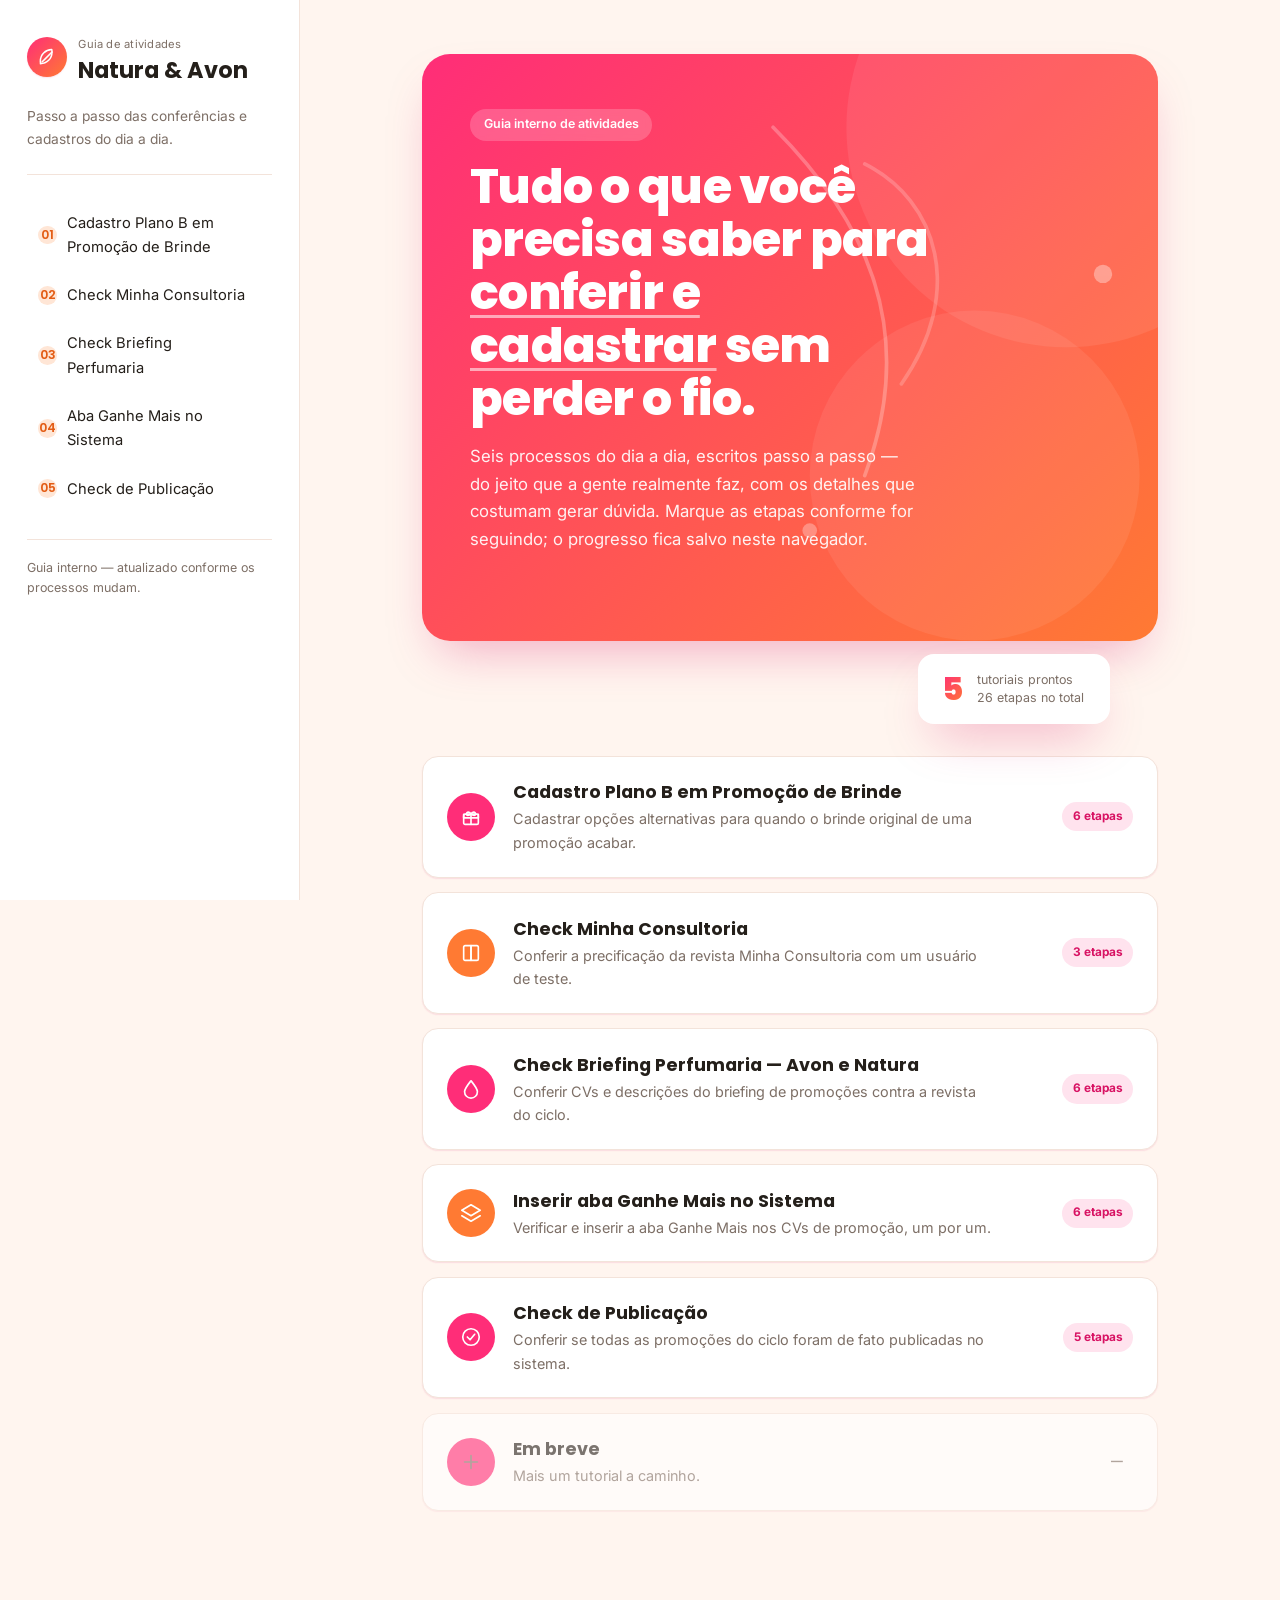
<file: index.html>
<!DOCTYPE html>
<html lang="pt-BR">
<head>
<meta charset="UTF-8" />
<meta name="viewport" content="width=device-width, initial-scale=1, viewport-fit=cover" />
<title>Guia de Atividades — Natura & Avon</title>
<meta name="description" content="Guia de tutoriais das atividades de conferência e cadastro do time Natura & Avon." />
<link rel="icon" href="data:image/svg+xml,<svg xmlns=%22http://www.w3.org/2000/svg%22 viewBox=%220 0 100 100%22><text y=%22.9em%22 font-size=%2290%22>🌿</text></svg>" />
<link rel="preconnect" href="https://fonts.googleapis.com" />
<link rel="preconnect" href="https://fonts.gstatic.com" crossorigin />
<link href="https://fonts.googleapis.com/css2?family=Poppins:wght@500;600;700;800&family=Inter:wght@400;500;600;700&display=swap" rel="stylesheet" />
<link rel="stylesheet" href="styles.css" />
</head>
<body>
<a class="skip-link" href="#conteudo">Pular para o conteúdo</a>

<header class="topbar">
  <a class="topbar__brand" href="index.html"><span class="mark"><svg viewBox="0 0 24 24" fill="none" stroke="currentColor" stroke-width="1.8" stroke-linecap="round" stroke-linejoin="round"><path d="M4 20c8 0 14-6 14-14 0-1 0-2-.3-3C10 3.3 4 9 4 17c0 1 .1 2 .3 3Z"/><path d="M6 18c4-4 7-7 12-12"/></svg></span> Guia de Atividades <small>Natura · Avon</small></a>
  <button class="menu-toggle" data-menu-toggle aria-label="Abrir menu" aria-expanded="false"><span></span></button>
</header>

<div class="scrim" data-scrim></div>

<div class="shell">
  <aside class="sidebar">
    <a class="sidebar__brand" href="index.html">
      <span class="mark"><svg viewBox="0 0 24 24" fill="none" stroke="currentColor" stroke-width="1.8" stroke-linecap="round" stroke-linejoin="round"><path d="M4 20c8 0 14-6 14-14 0-1 0-2-.3-3C10 3.3 4 9 4 17c0 1 .1 2 .3 3Z"/><path d="M6 18c4-4 7-7 12-12"/></svg></span>
      <span>
        <span class="eyebrow">Guia de atividades</span>
        <h1>Natura &amp; Avon</h1>
      </span>
    </a>
    <p class="sidebar__meta">Passo a passo das conferências e cadastros do dia a dia.</p>

    <nav aria-label="Tutoriais">
      <ul>
        <li data-tutorial-slug="cadastro-plano-b">
          <a href="tutorials/cadastro-plano-b.html"><span class="num">01</span> Cadastro Plano B em Promoção de Brinde <span class="nav-check"></span></a>
        </li>
        <li data-tutorial-slug="check-minha-consultoria">
          <a href="tutorials/check-minha-consultoria.html"><span class="num">02</span> Check Minha Consultoria <span class="nav-check"></span></a>
        </li>
        <li data-tutorial-slug="check-perfumaria">
          <a href="tutorials/check-perfumaria.html"><span class="num">03</span> Check Briefing Perfumaria <span class="nav-check"></span></a>
        </li>
        <li data-tutorial-slug="aba-ganhe-mais">
          <a href="tutorials/aba-ganhe-mais.html"><span class="num">04</span> Aba Ganhe Mais no Sistema <span class="nav-check"></span></a>
        </li>
        <li data-tutorial-slug="check-publicacao">
          <a href="tutorials/check-publicacao.html"><span class="num">05</span> Check de Publicação <span class="nav-check"></span></a>
        </li>
      </ul>
    </nav>

    <p class="sidebar__footer">Guia interno — atualizado conforme os processos mudam.</p>
  </aside>

  <main id="conteudo">
    <div class="page">
      <section class="hero">
        <svg class="hero__art" viewBox="0 0 460 320" preserveAspectRatio="xMaxYMid slice" aria-hidden="true">
          <circle cx="410" cy="40" r="120" fill="#ffffff" opacity="0.08"/>
          <circle cx="360" cy="230" r="90" fill="#ffffff" opacity="0.07"/>
          <path d="M250 40C300 90 330 150 300 230" stroke="#ffffff" stroke-width="2" stroke-linecap="round" fill="none" opacity="0.25"/>
          <path d="M300 60c40 20 55 70 20 120" stroke="#ffffff" stroke-width="2" stroke-linecap="round" fill="none" opacity="0.2"/>
          <circle cx="430" cy="120" r="5" fill="#ffffff" opacity="0.35"/>
          <circle cx="270" cy="260" r="4" fill="#ffffff" opacity="0.3"/>
        </svg>
        <div class="hero__content">
          <span class="eyebrow">Guia interno de atividades</span>
          <h1>Tudo o que você precisa saber para <em>conferir e cadastrar</em> sem perder o fio.</h1>
          <p>Seis processos do dia a dia, escritos passo a passo — do jeito que a gente realmente faz, com os detalhes que costumam gerar dúvida. Marque as etapas conforme for seguindo; o progresso fica salvo neste navegador.</p>
        </div>
      </section>

      <div class="hero__badge-row">
        <div class="hero__badge">
          <span class="hero__badge-num">5</span>
          <span class="hero__badge-label">tutoriais prontos<br>26 etapas no total</span>
        </div>
      </div>

      <div class="card-grid">
        <a class="tut-card" href="tutorials/cadastro-plano-b.html" data-tutorial-slug="cadastro-plano-b">
          <span class="tut-card__icon"><svg viewBox="0 0 24 24" fill="none" stroke="currentColor" stroke-width="1.8" stroke-linecap="round" stroke-linejoin="round"><rect x="4" y="9" width="16" height="11" rx="1.5"/><path d="M4 9h16v4H4z"/><path d="M12 9v11"/><path d="M12 9c-1.2-3.2-5.3-3-5 .3.2 1.9 5 .3 5-.3Z"/><path d="M12 9c1.2-3.2 5.3-3 5 .3-.2 1.9-5 .3-5-.3Z"/></svg></span>
          <span>
            <span class="tut-card__title">Cadastro Plano B em Promoção de Brinde</span>
            <p class="tut-card__desc">Cadastrar opções alternativas para quando o brinde original de uma promoção acabar.</p>
          </span>
          <span class="tut-card__status" data-status-text>6 etapas</span>
        </a>

        <a class="tut-card" href="tutorials/check-minha-consultoria.html" data-tutorial-slug="check-minha-consultoria">
          <span class="tut-card__icon"><svg viewBox="0 0 24 24" fill="none" stroke="currentColor" stroke-width="1.8" stroke-linecap="round" stroke-linejoin="round"><path d="M4 5.5C4 4.7 4.7 4 5.5 4H12v16H5.5A1.5 1.5 0 0 1 4 18.5Z"/><path d="M20 5.5c0-.8-.7-1.5-1.5-1.5H12v16h6.5c.8 0 1.5-.7 1.5-1.5Z"/></svg></span>
          <span>
            <span class="tut-card__title">Check Minha Consultoria</span>
            <p class="tut-card__desc">Conferir a precificação da revista Minha Consultoria com um usuário de teste.</p>
          </span>
          <span class="tut-card__status" data-status-text>3 etapas</span>
        </a>

        <a class="tut-card" href="tutorials/check-perfumaria.html" data-tutorial-slug="check-perfumaria">
          <span class="tut-card__icon"><svg viewBox="0 0 24 24" fill="none" stroke="currentColor" stroke-width="1.8" stroke-linecap="round" stroke-linejoin="round"><path d="M12 3c4 5 7 8.5 7 12a7 7 0 0 1-14 0c0-3.5 3-7 7-12Z"/></svg></span>
          <span>
            <span class="tut-card__title">Check Briefing Perfumaria — Avon e Natura</span>
            <p class="tut-card__desc">Conferir CVs e descrições do briefing de promoções contra a revista do ciclo.</p>
          </span>
          <span class="tut-card__status" data-status-text>6 etapas</span>
        </a>

        <a class="tut-card" href="tutorials/aba-ganhe-mais.html" data-tutorial-slug="aba-ganhe-mais">
          <span class="tut-card__icon"><svg viewBox="0 0 24 24" fill="none" stroke="currentColor" stroke-width="1.8" stroke-linecap="round" stroke-linejoin="round"><path d="M12 3 2 9l10 6 10-6z"/><path d="M2 15l10 6 10-6"/></svg></span>
          <span>
            <span class="tut-card__title">Inserir aba Ganhe Mais no Sistema</span>
            <p class="tut-card__desc">Verificar e inserir a aba Ganhe Mais nos CVs de promoção, um por um.</p>
          </span>
          <span class="tut-card__status" data-status-text>6 etapas</span>
        </a>

        <a class="tut-card" href="tutorials/check-publicacao.html" data-tutorial-slug="check-publicacao">
          <span class="tut-card__icon"><svg viewBox="0 0 24 24" fill="none" stroke="currentColor" stroke-width="1.8" stroke-linecap="round" stroke-linejoin="round"><circle cx="12" cy="12" r="9"/><path d="m8 12 3 3 5-6"/></svg></span>
          <span>
            <span class="tut-card__title">Check de Publicação</span>
            <p class="tut-card__desc">Conferir se todas as promoções do ciclo foram de fato publicadas no sistema.</p>
          </span>
          <span class="tut-card__status" data-status-text>5 etapas</span>
        </a>

        <span class="tut-card tut-card--soon" aria-disabled="true">
          <span class="tut-card__icon"><svg viewBox="0 0 24 24" fill="none" stroke="currentColor" stroke-width="1.8" stroke-linecap="round" stroke-linejoin="round"><path d="M12 5v14M5 12h14"/></svg></span>
          <span>
            <span class="tut-card__title">Em breve</span>
            <p class="tut-card__desc">Mais um tutorial a caminho.</p>
          </span>
          <span class="tut-card__status">—</span>
        </span>
      </div>
    </div>
  </main>
</div>

<script src="script.js"></script>
</body>
</html>
</file>
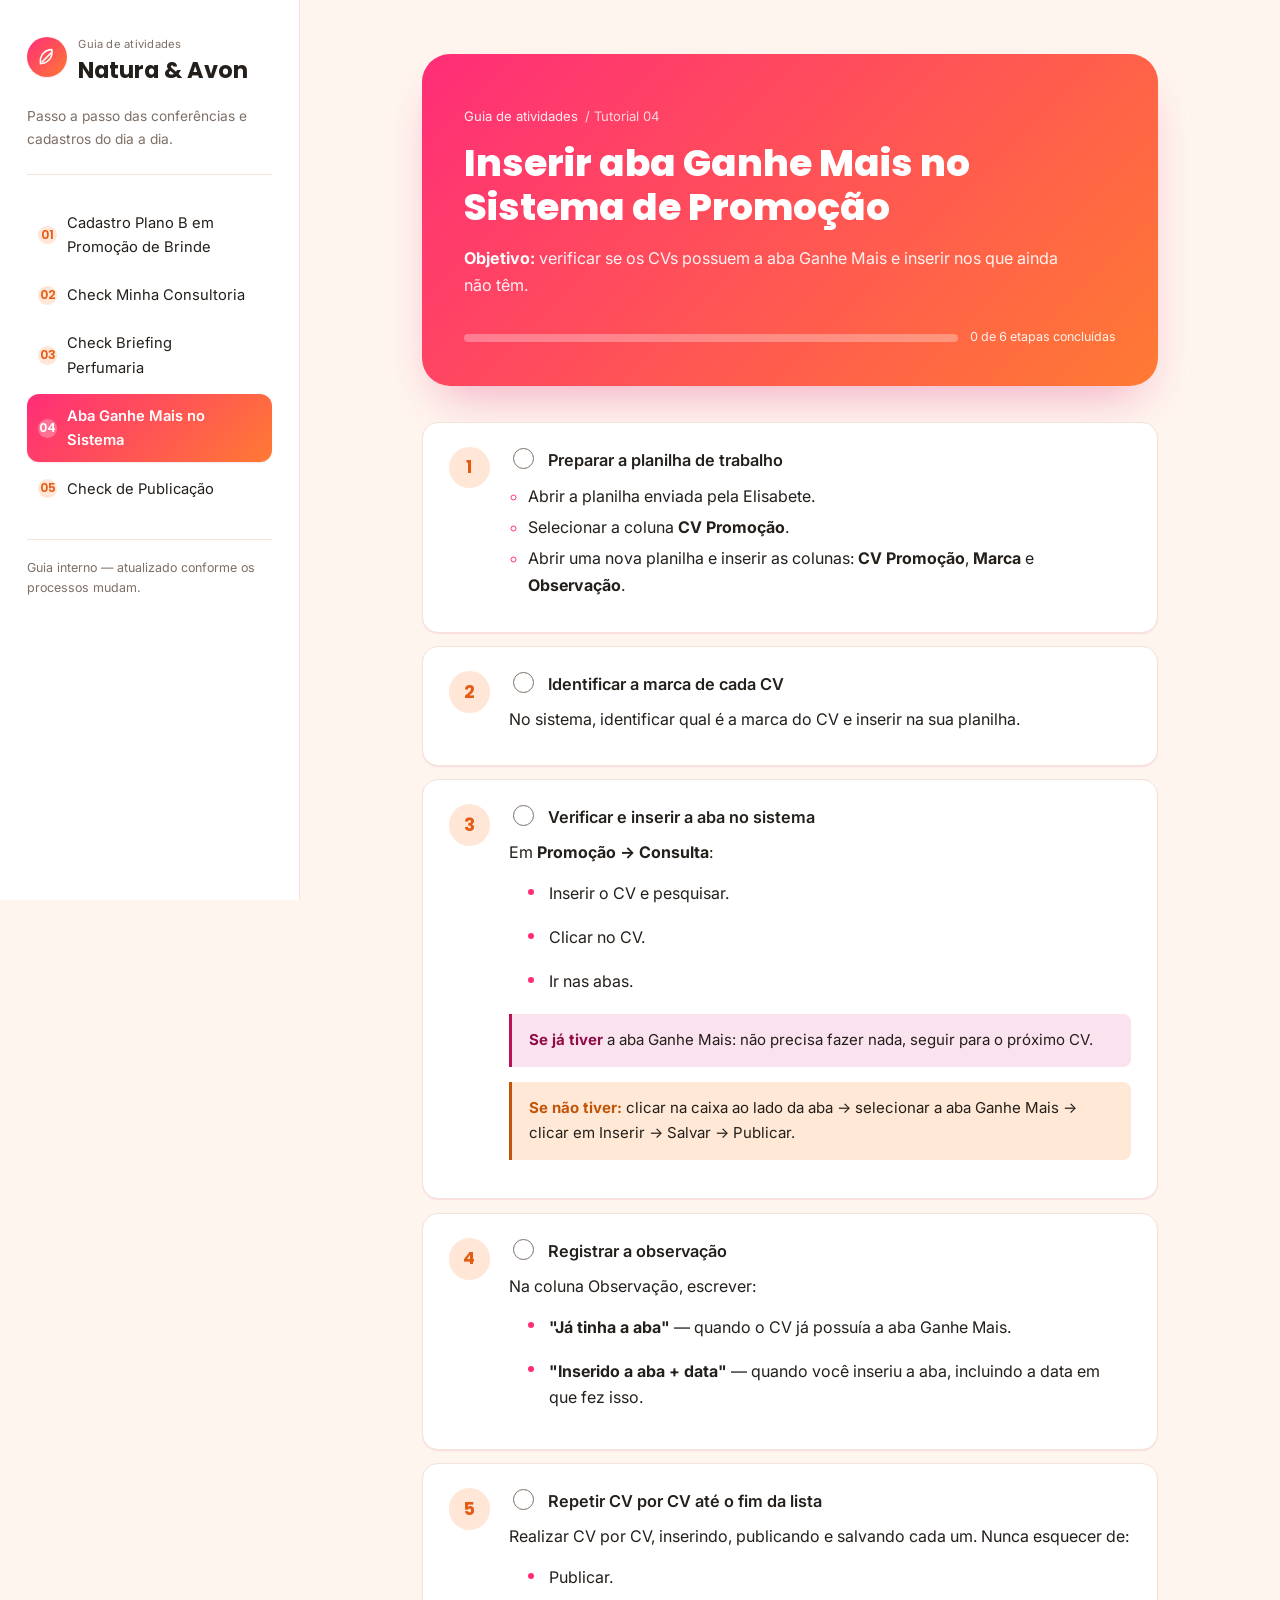
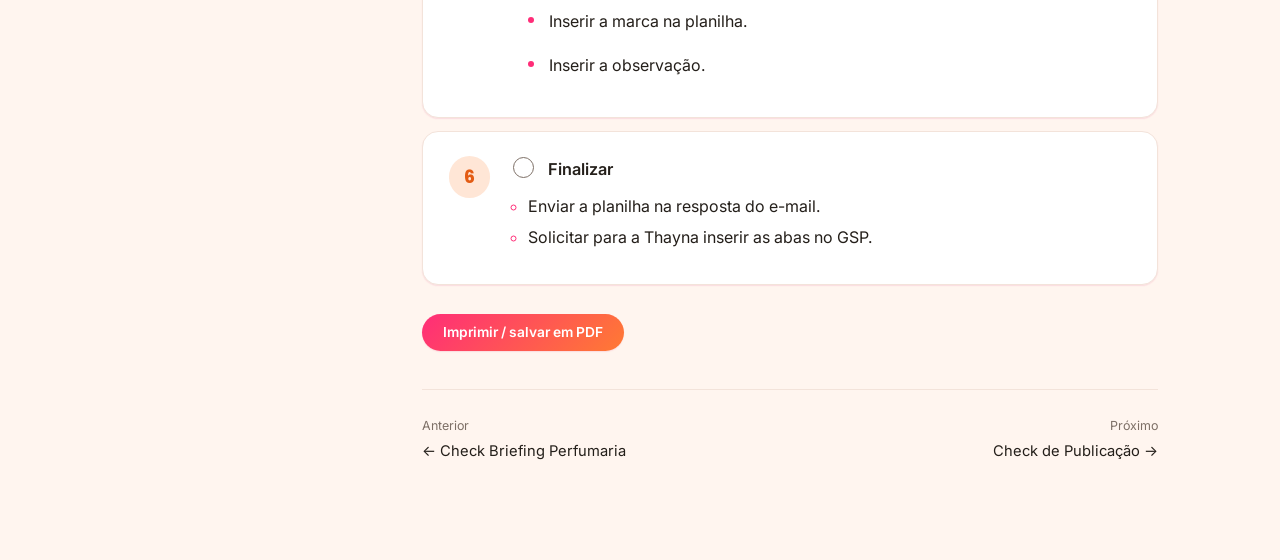
<file: tutorials/aba-ganhe-mais.html>
<!DOCTYPE html>
<html lang="pt-BR">
<head>
<meta charset="UTF-8" />
<meta name="viewport" content="width=device-width, initial-scale=1, viewport-fit=cover" />
<title>Aba Ganhe Mais no Sistema — Guia de Atividades</title>
<link rel="icon" href="data:image/svg+xml,<svg xmlns=%22http://www.w3.org/2000/svg%22 viewBox=%220 0 100 100%22><text y=%22.9em%22 font-size=%2290%22>🌿</text></svg>" />
<link rel="preconnect" href="https://fonts.googleapis.com" />
<link rel="preconnect" href="https://fonts.gstatic.com" crossorigin />
<link href="https://fonts.googleapis.com/css2?family=Poppins:wght@500;600;700;800&family=Inter:wght@400;500;600;700&display=swap" rel="stylesheet" />
<link rel="stylesheet" href="../styles.css" />
</head>
<body data-tutorial="aba-ganhe-mais">
<a class="skip-link" href="#conteudo">Pular para o conteúdo</a>

<header class="topbar">
  <a class="topbar__brand" href="../index.html"><span class="mark"><svg viewBox="0 0 24 24" fill="none" stroke="currentColor" stroke-width="1.8" stroke-linecap="round" stroke-linejoin="round"><path d="M4 20c8 0 14-6 14-14 0-1 0-2-.3-3C10 3.3 4 9 4 17c0 1 .1 2 .3 3Z"/><path d="M6 18c4-4 7-7 12-12"/></svg></span> Guia de Atividades <small>Natura · Avon</small></a>
  <button class="menu-toggle" data-menu-toggle aria-label="Abrir menu" aria-expanded="false"><span></span></button>
</header>

<div class="scrim" data-scrim></div>

<div class="shell">
  <aside class="sidebar">
    <a class="sidebar__brand" href="../index.html">
      <span class="mark"><svg viewBox="0 0 24 24" fill="none" stroke="currentColor" stroke-width="1.8" stroke-linecap="round" stroke-linejoin="round"><path d="M4 20c8 0 14-6 14-14 0-1 0-2-.3-3C10 3.3 4 9 4 17c0 1 .1 2 .3 3Z"/><path d="M6 18c4-4 7-7 12-12"/></svg></span>
      <span>
        <span class="eyebrow">Guia de atividades</span>
        <h1>Natura &amp; Avon</h1>
      </span>
    </a>
    <p class="sidebar__meta">Passo a passo das conferências e cadastros do dia a dia.</p>

    <nav aria-label="Tutoriais">
      <ul>
        <li data-tutorial-slug="cadastro-plano-b">
          <a href="cadastro-plano-b.html"><span class="num">01</span> Cadastro Plano B em Promoção de Brinde <span class="nav-check"></span></a>
        </li>
        <li data-tutorial-slug="check-minha-consultoria">
          <a href="check-minha-consultoria.html"><span class="num">02</span> Check Minha Consultoria <span class="nav-check"></span></a>
        </li>
        <li data-tutorial-slug="check-perfumaria">
          <a href="check-perfumaria.html"><span class="num">03</span> Check Briefing Perfumaria <span class="nav-check"></span></a>
        </li>
        <li data-tutorial-slug="aba-ganhe-mais">
          <a class="is-active" href="aba-ganhe-mais.html"><span class="num">04</span> Aba Ganhe Mais no Sistema <span class="nav-check"></span></a>
        </li>
        <li data-tutorial-slug="check-publicacao">
          <a href="check-publicacao.html"><span class="num">05</span> Check de Publicação <span class="nav-check"></span></a>
        </li>
      </ul>
    </nav>

    <p class="sidebar__footer">Guia interno — atualizado conforme os processos mudam.</p>
  </aside>

  <main id="conteudo">
    <div class="page">
      <header class="tut-header">
        <p class="eyebrow"><a href="../index.html">Guia de atividades</a> / Tutorial 04</p>
        <h1>Inserir aba Ganhe Mais no Sistema de Promoção</h1>
        <p class="lede"><strong>Objetivo:</strong> verificar se os CVs possuem a aba Ganhe Mais e inserir nos que ainda não têm.</p>
        <div class="progress">
          <div class="progress__track"><div class="progress__fill" data-progress-fill></div></div>
          <span class="progress__label" data-progress-label>0 de 6 etapas concluídas</span>
        </div>
      </header>

      <ol class="steps">
        <li class="step" data-step-id="1">
          <span class="step__num">1</span>
          <div class="step__body">
            <label class="check-label">
              <input type="checkbox" />
              <span>Preparar a planilha de trabalho</span>
            </label>
            <ul>
              <li>Abrir a planilha enviada pela Elisabete.</li>
              <li>Selecionar a coluna <strong>CV Promoção</strong>.</li>
              <li>Abrir uma nova planilha e inserir as colunas: <strong>CV Promoção</strong>, <strong>Marca</strong> e <strong>Observação</strong>.</li>
            </ul>
          </div>
        </li>

        <li class="step" data-step-id="2">
          <span class="step__num">2</span>
          <div class="step__body">
            <label class="check-label">
              <input type="checkbox" />
              <span>Identificar a marca de cada CV</span>
            </label>
            <p>No sistema, identificar qual é a marca do CV e inserir na sua planilha.</p>
          </div>
        </li>

        <li class="step" data-step-id="3">
          <span class="step__num">3</span>
          <div class="step__body">
            <label class="check-label">
              <input type="checkbox" />
              <span>Verificar e inserir a aba no sistema</span>
            </label>
            <p>Em <strong>Promoção → Consulta</strong>:</p>
            <ul class="substeps">
              <li>Inserir o CV e pesquisar.</li>
              <li>Clicar no CV.</li>
              <li>Ir nas abas.</li>
            </ul>
            <div class="callout callout--teal">
              <strong>Se já tiver</strong> a aba Ganhe Mais: não precisa fazer nada, seguir para o próximo CV.
            </div>
            <div class="callout">
              <strong>Se não tiver:</strong> clicar na caixa ao lado da aba → selecionar a aba Ganhe Mais → clicar em Inserir → Salvar → Publicar.
            </div>
          </div>
        </li>

        <li class="step" data-step-id="4">
          <span class="step__num">4</span>
          <div class="step__body">
            <label class="check-label">
              <input type="checkbox" />
              <span>Registrar a observação</span>
            </label>
            <p>Na coluna Observação, escrever:</p>
            <ul class="substeps">
              <li><strong>"Já tinha a aba"</strong> — quando o CV já possuía a aba Ganhe Mais.</li>
              <li><strong>"Inserido a aba + data"</strong> — quando você inseriu a aba, incluindo a data em que fez isso.</li>
            </ul>
          </div>
        </li>

        <li class="step" data-step-id="5">
          <span class="step__num">5</span>
          <div class="step__body">
            <label class="check-label">
              <input type="checkbox" />
              <span>Repetir CV por CV até o fim da lista</span>
            </label>
            <p>Realizar CV por CV, inserindo, publicando e salvando cada um. Nunca esquecer de:</p>
            <ul class="substeps">
              <li>Publicar.</li>
              <li>Inserir a marca na planilha.</li>
              <li>Inserir a observação.</li>
            </ul>
          </div>
        </li>

        <li class="step" data-step-id="6">
          <span class="step__num">6</span>
          <div class="step__body">
            <label class="check-label">
              <input type="checkbox" />
              <span>Finalizar</span>
            </label>
            <ul>
              <li>Enviar a planilha na resposta do e-mail.</li>
              <li>Solicitar para a Thayna inserir as abas no GSP.</li>
            </ul>
          </div>
        </li>
      </ol>

      <button class="print-btn" data-print type="button">Imprimir / salvar em PDF</button>

      <nav class="tut-footer-nav" aria-label="Navegação entre tutoriais">
        <a class="prev" href="check-perfumaria.html">
          <span class="dir">Anterior</span>
          <span class="title">← Check Briefing Perfumaria</span>
        </a>
        <a class="next" href="check-publicacao.html">
          <span class="dir">Próximo</span>
          <span class="title">Check de Publicação →</span>
        </a>
      </nav>
    </div>
  </main>
</div>

<script src="../script.js"></script>
</body>
</html>
</file>
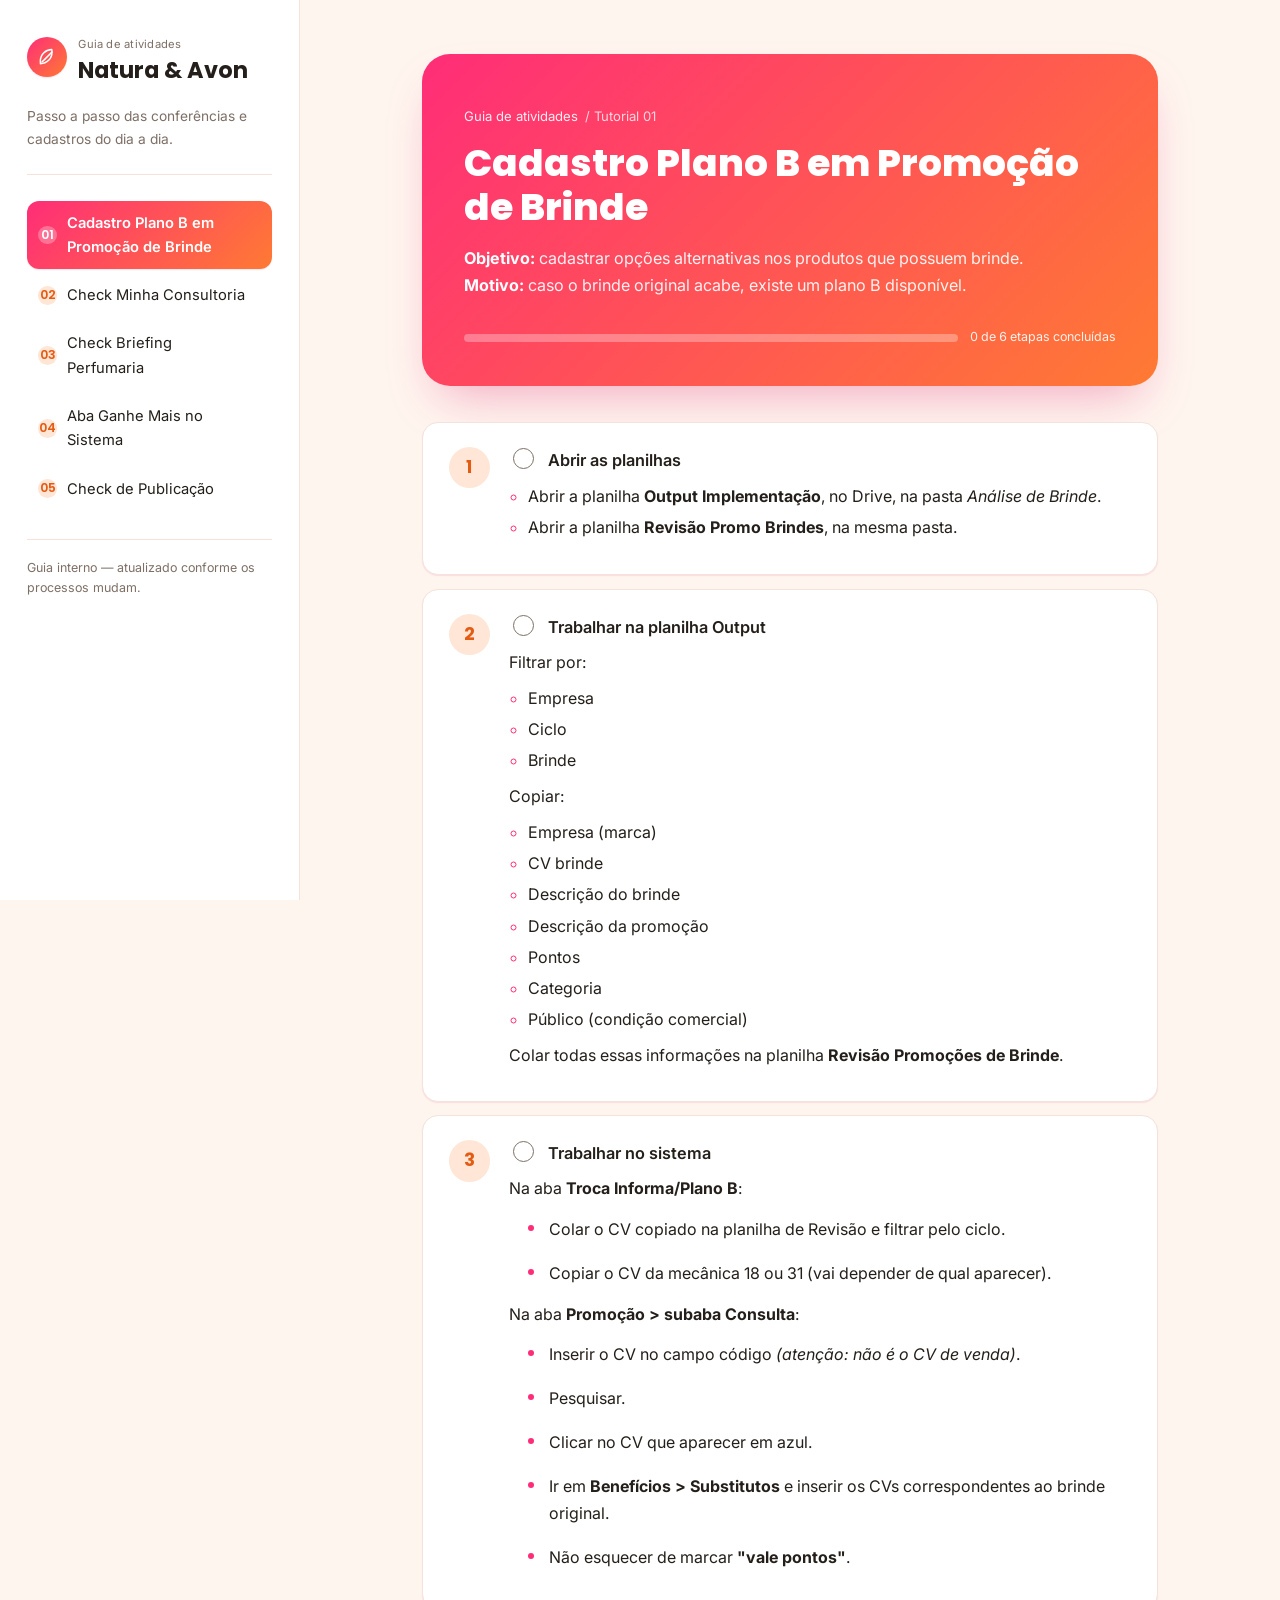
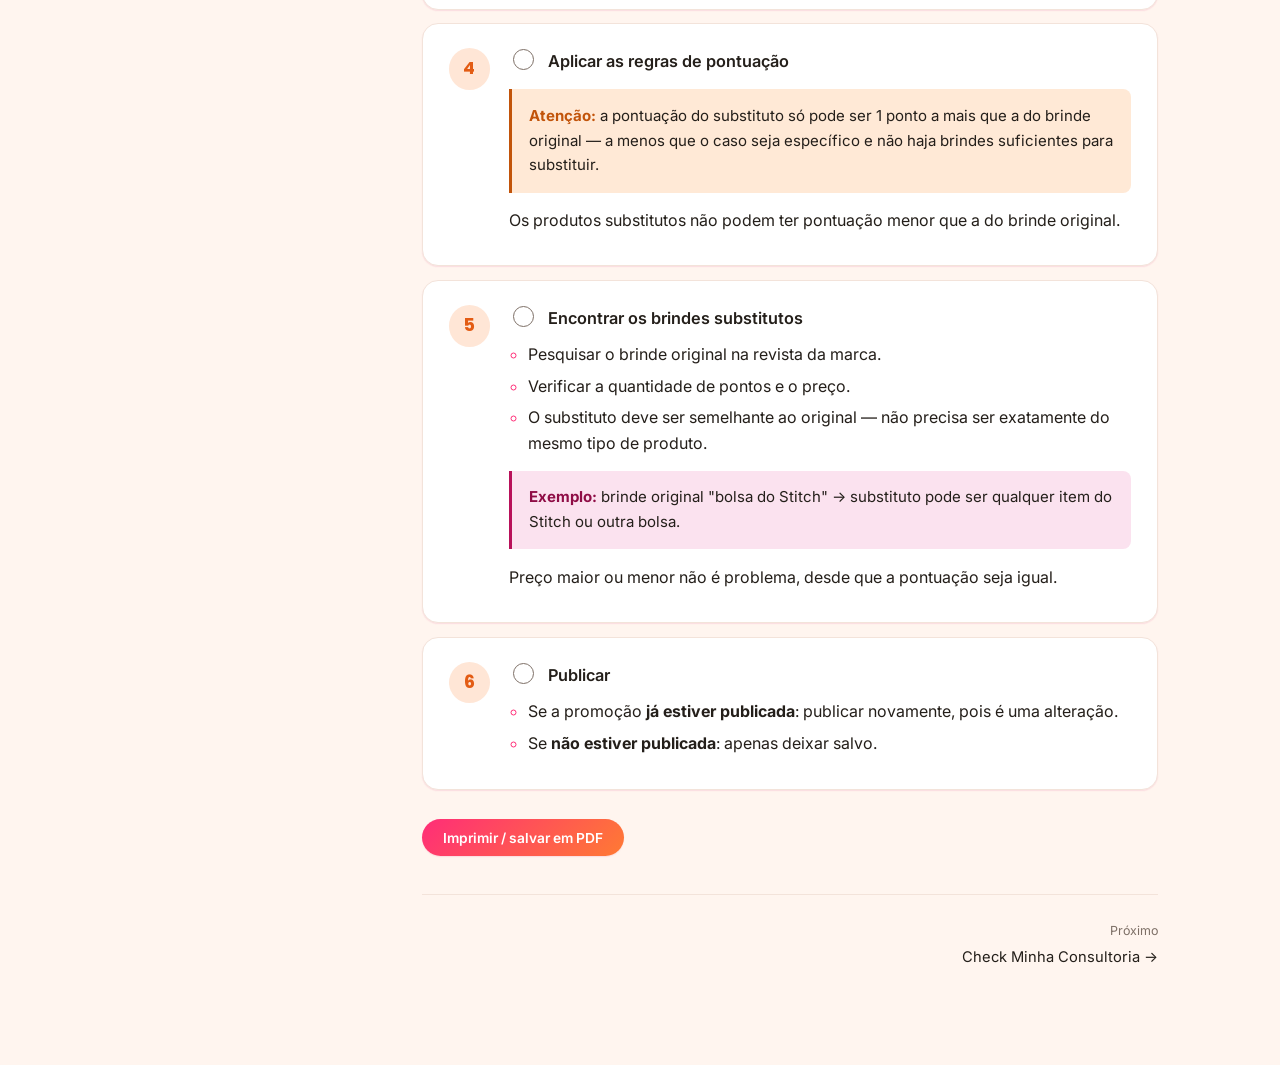
<file: tutorials/cadastro-plano-b.html>
<!DOCTYPE html>
<html lang="pt-BR">
<head>
<meta charset="UTF-8" />
<meta name="viewport" content="width=device-width, initial-scale=1, viewport-fit=cover" />
<title>Cadastro Plano B em Promoção de Brinde — Guia de Atividades</title>
<link rel="icon" href="data:image/svg+xml,<svg xmlns=%22http://www.w3.org/2000/svg%22 viewBox=%220 0 100 100%22><text y=%22.9em%22 font-size=%2290%22>🌿</text></svg>" />
<link rel="preconnect" href="https://fonts.googleapis.com" />
<link rel="preconnect" href="https://fonts.gstatic.com" crossorigin />
<link href="https://fonts.googleapis.com/css2?family=Poppins:wght@500;600;700;800&family=Inter:wght@400;500;600;700&display=swap" rel="stylesheet" />
<link rel="stylesheet" href="../styles.css" />
</head>
<body data-tutorial="cadastro-plano-b">
<a class="skip-link" href="#conteudo">Pular para o conteúdo</a>

<header class="topbar">
  <a class="topbar__brand" href="../index.html"><span class="mark"><svg viewBox="0 0 24 24" fill="none" stroke="currentColor" stroke-width="1.8" stroke-linecap="round" stroke-linejoin="round"><path d="M4 20c8 0 14-6 14-14 0-1 0-2-.3-3C10 3.3 4 9 4 17c0 1 .1 2 .3 3Z"/><path d="M6 18c4-4 7-7 12-12"/></svg></span> Guia de Atividades <small>Natura · Avon</small></a>
  <button class="menu-toggle" data-menu-toggle aria-label="Abrir menu" aria-expanded="false"><span></span></button>
</header>

<div class="scrim" data-scrim></div>

<div class="shell">
  <aside class="sidebar">
    <a class="sidebar__brand" href="../index.html">
      <span class="mark"><svg viewBox="0 0 24 24" fill="none" stroke="currentColor" stroke-width="1.8" stroke-linecap="round" stroke-linejoin="round"><path d="M4 20c8 0 14-6 14-14 0-1 0-2-.3-3C10 3.3 4 9 4 17c0 1 .1 2 .3 3Z"/><path d="M6 18c4-4 7-7 12-12"/></svg></span>
      <span>
        <span class="eyebrow">Guia de atividades</span>
        <h1>Natura &amp; Avon</h1>
      </span>
    </a>
    <p class="sidebar__meta">Passo a passo das conferências e cadastros do dia a dia.</p>

    <nav aria-label="Tutoriais">
      <ul>
        <li data-tutorial-slug="cadastro-plano-b">
          <a class="is-active" href="cadastro-plano-b.html"><span class="num">01</span> Cadastro Plano B em Promoção de Brinde <span class="nav-check"></span></a>
        </li>
        <li data-tutorial-slug="check-minha-consultoria">
          <a href="check-minha-consultoria.html"><span class="num">02</span> Check Minha Consultoria <span class="nav-check"></span></a>
        </li>
        <li data-tutorial-slug="check-perfumaria">
          <a href="check-perfumaria.html"><span class="num">03</span> Check Briefing Perfumaria <span class="nav-check"></span></a>
        </li>
        <li data-tutorial-slug="aba-ganhe-mais">
          <a href="aba-ganhe-mais.html"><span class="num">04</span> Aba Ganhe Mais no Sistema <span class="nav-check"></span></a>
        </li>
        <li data-tutorial-slug="check-publicacao">
          <a href="check-publicacao.html"><span class="num">05</span> Check de Publicação <span class="nav-check"></span></a>
        </li>
      </ul>
    </nav>

    <p class="sidebar__footer">Guia interno — atualizado conforme os processos mudam.</p>
  </aside>

  <main id="conteudo">
    <div class="page">
      <header class="tut-header">
        <p class="eyebrow"><a href="../index.html">Guia de atividades</a> / Tutorial 01</p>
        <h1>Cadastro Plano B em Promoção de Brinde</h1>
        <p class="lede"><strong>Objetivo:</strong> cadastrar opções alternativas nos produtos que possuem brinde. <strong>Motivo:</strong> caso o brinde original acabe, existe um plano B disponível.</p>
        <div class="progress">
          <div class="progress__track"><div class="progress__fill" data-progress-fill></div></div>
          <span class="progress__label" data-progress-label>0 de 6 etapas concluídas</span>
        </div>
      </header>

      <ol class="steps">
        <li class="step" data-step-id="1">
          <span class="step__num">1</span>
          <div class="step__body">
            <label class="check-label">
              <input type="checkbox" />
              <span>Abrir as planilhas</span>
            </label>
            <ul>
              <li>Abrir a planilha <strong>Output Implementação</strong>, no Drive, na pasta <em>Análise de Brinde</em>.</li>
              <li>Abrir a planilha <strong>Revisão Promo Brindes</strong>, na mesma pasta.</li>
            </ul>
          </div>
        </li>

        <li class="step" data-step-id="2">
          <span class="step__num">2</span>
          <div class="step__body">
            <label class="check-label">
              <input type="checkbox" />
              <span>Trabalhar na planilha Output</span>
            </label>
            <p>Filtrar por:</p>
            <ul>
              <li>Empresa</li>
              <li>Ciclo</li>
              <li>Brinde</li>
            </ul>
            <p>Copiar:</p>
            <ul>
              <li>Empresa (marca)</li>
              <li>CV brinde</li>
              <li>Descrição do brinde</li>
              <li>Descrição da promoção</li>
              <li>Pontos</li>
              <li>Categoria</li>
              <li>Público (condição comercial)</li>
            </ul>
            <p>Colar todas essas informações na planilha <strong>Revisão Promoções de Brinde</strong>.</p>
          </div>
        </li>

        <li class="step" data-step-id="3">
          <span class="step__num">3</span>
          <div class="step__body">
            <label class="check-label">
              <input type="checkbox" />
              <span>Trabalhar no sistema</span>
            </label>
            <p>Na aba <strong>Troca Informa/Plano B</strong>:</p>
            <ul class="substeps">
              <li>Colar o CV copiado na planilha de Revisão e filtrar pelo ciclo.</li>
              <li>Copiar o CV da mecânica 18 ou 31 (vai depender de qual aparecer).</li>
            </ul>
            <p>Na aba <strong>Promoção &gt; subaba Consulta</strong>:</p>
            <ul class="substeps">
              <li>Inserir o CV no campo código <em>(atenção: não é o CV de venda)</em>.</li>
              <li>Pesquisar.</li>
              <li>Clicar no CV que aparecer em azul.</li>
              <li>Ir em <strong>Benefícios &gt; Substitutos</strong> e inserir os CVs correspondentes ao brinde original.</li>
              <li>Não esquecer de marcar <strong>"vale pontos"</strong>.</li>
            </ul>
          </div>
        </li>

        <li class="step" data-step-id="4">
          <span class="step__num">4</span>
          <div class="step__body">
            <label class="check-label">
              <input type="checkbox" />
              <span>Aplicar as regras de pontuação</span>
            </label>
            <div class="callout">
              <strong>Atenção:</strong> a pontuação do substituto só pode ser 1 ponto a mais que a do brinde original — a menos que o caso seja específico e não haja brindes suficientes para substituir.
            </div>
            <p>Os produtos substitutos não podem ter pontuação menor que a do brinde original.</p>
          </div>
        </li>

        <li class="step" data-step-id="5">
          <span class="step__num">5</span>
          <div class="step__body">
            <label class="check-label">
              <input type="checkbox" />
              <span>Encontrar os brindes substitutos</span>
            </label>
            <ul>
              <li>Pesquisar o brinde original na revista da marca.</li>
              <li>Verificar a quantidade de pontos e o preço.</li>
              <li>O substituto deve ser semelhante ao original — não precisa ser exatamente do mesmo tipo de produto.</li>
            </ul>
            <div class="callout callout--teal">
              <strong>Exemplo:</strong> brinde original "bolsa do Stitch" → substituto pode ser qualquer item do Stitch ou outra bolsa.
            </div>
            <p>Preço maior ou menor não é problema, desde que a pontuação seja igual.</p>
          </div>
        </li>

        <li class="step" data-step-id="6">
          <span class="step__num">6</span>
          <div class="step__body">
            <label class="check-label">
              <input type="checkbox" />
              <span>Publicar</span>
            </label>
            <ul>
              <li>Se a promoção <strong>já estiver publicada</strong>: publicar novamente, pois é uma alteração.</li>
              <li>Se <strong>não estiver publicada</strong>: apenas deixar salvo.</li>
            </ul>
          </div>
        </li>
      </ol>

      <button class="print-btn" data-print type="button">Imprimir / salvar em PDF</button>

      <nav class="tut-footer-nav" aria-label="Navegação entre tutoriais">
        <span></span>
        <a class="next" href="check-minha-consultoria.html">
          <span class="dir">Próximo</span>
          <span class="title">Check Minha Consultoria →</span>
        </a>
      </nav>
    </div>
  </main>
</div>

<script src="../script.js"></script>
</body>
</html>
</file>
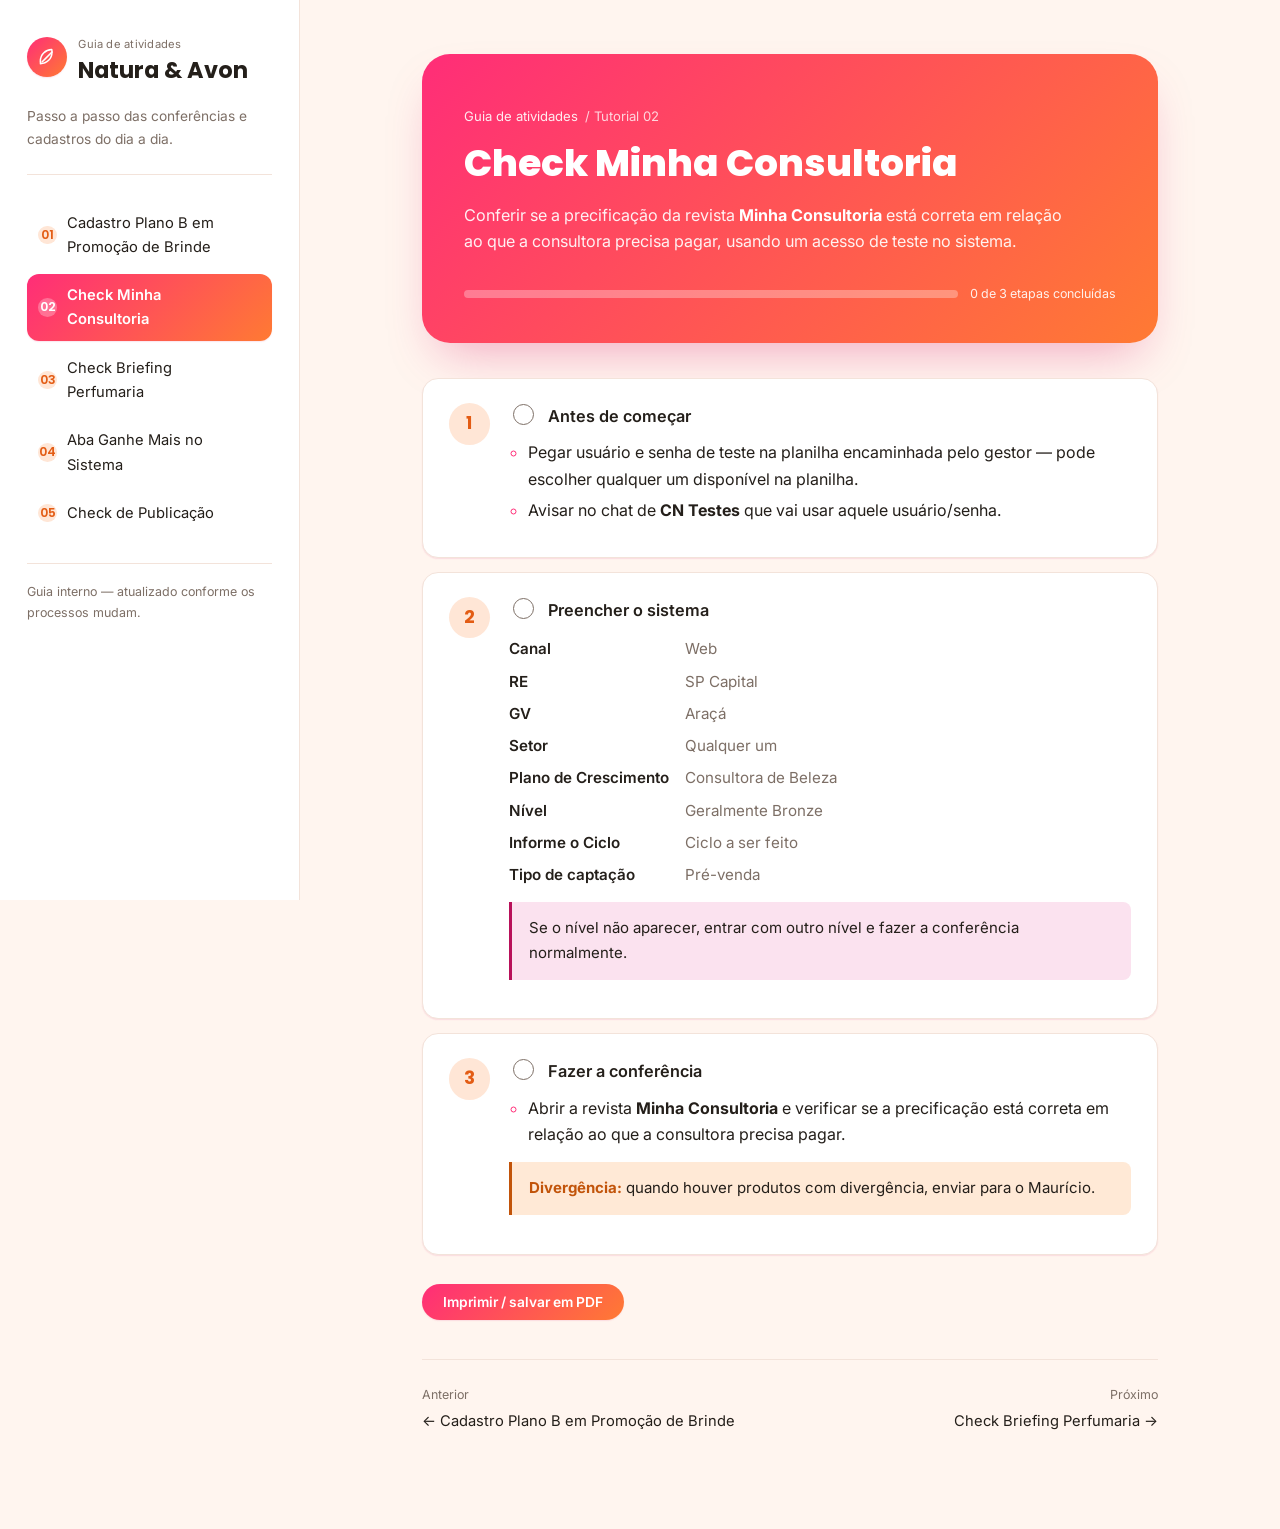
<file: tutorials/check-minha-consultoria.html>
<!DOCTYPE html>
<html lang="pt-BR">
<head>
<meta charset="UTF-8" />
<meta name="viewport" content="width=device-width, initial-scale=1, viewport-fit=cover" />
<title>Check Minha Consultoria — Guia de Atividades</title>
<link rel="icon" href="data:image/svg+xml,<svg xmlns=%22http://www.w3.org/2000/svg%22 viewBox=%220 0 100 100%22><text y=%22.9em%22 font-size=%2290%22>🌿</text></svg>" />
<link rel="preconnect" href="https://fonts.googleapis.com" />
<link rel="preconnect" href="https://fonts.gstatic.com" crossorigin />
<link href="https://fonts.googleapis.com/css2?family=Poppins:wght@500;600;700;800&family=Inter:wght@400;500;600;700&display=swap" rel="stylesheet" />
<link rel="stylesheet" href="../styles.css" />
</head>
<body data-tutorial="check-minha-consultoria">
<a class="skip-link" href="#conteudo">Pular para o conteúdo</a>

<header class="topbar">
  <a class="topbar__brand" href="../index.html"><span class="mark"><svg viewBox="0 0 24 24" fill="none" stroke="currentColor" stroke-width="1.8" stroke-linecap="round" stroke-linejoin="round"><path d="M4 20c8 0 14-6 14-14 0-1 0-2-.3-3C10 3.3 4 9 4 17c0 1 .1 2 .3 3Z"/><path d="M6 18c4-4 7-7 12-12"/></svg></span> Guia de Atividades <small>Natura · Avon</small></a>
  <button class="menu-toggle" data-menu-toggle aria-label="Abrir menu" aria-expanded="false"><span></span></button>
</header>

<div class="scrim" data-scrim></div>

<div class="shell">
  <aside class="sidebar">
    <a class="sidebar__brand" href="../index.html">
      <span class="mark"><svg viewBox="0 0 24 24" fill="none" stroke="currentColor" stroke-width="1.8" stroke-linecap="round" stroke-linejoin="round"><path d="M4 20c8 0 14-6 14-14 0-1 0-2-.3-3C10 3.3 4 9 4 17c0 1 .1 2 .3 3Z"/><path d="M6 18c4-4 7-7 12-12"/></svg></span>
      <span>
        <span class="eyebrow">Guia de atividades</span>
        <h1>Natura &amp; Avon</h1>
      </span>
    </a>
    <p class="sidebar__meta">Passo a passo das conferências e cadastros do dia a dia.</p>

    <nav aria-label="Tutoriais">
      <ul>
        <li data-tutorial-slug="cadastro-plano-b">
          <a href="cadastro-plano-b.html"><span class="num">01</span> Cadastro Plano B em Promoção de Brinde <span class="nav-check"></span></a>
        </li>
        <li data-tutorial-slug="check-minha-consultoria">
          <a class="is-active" href="check-minha-consultoria.html"><span class="num">02</span> Check Minha Consultoria <span class="nav-check"></span></a>
        </li>
        <li data-tutorial-slug="check-perfumaria">
          <a href="check-perfumaria.html"><span class="num">03</span> Check Briefing Perfumaria <span class="nav-check"></span></a>
        </li>
        <li data-tutorial-slug="aba-ganhe-mais">
          <a href="aba-ganhe-mais.html"><span class="num">04</span> Aba Ganhe Mais no Sistema <span class="nav-check"></span></a>
        </li>
        <li data-tutorial-slug="check-publicacao">
          <a href="check-publicacao.html"><span class="num">05</span> Check de Publicação <span class="nav-check"></span></a>
        </li>
      </ul>
    </nav>

    <p class="sidebar__footer">Guia interno — atualizado conforme os processos mudam.</p>
  </aside>

  <main id="conteudo">
    <div class="page">
      <header class="tut-header">
        <p class="eyebrow"><a href="../index.html">Guia de atividades</a> / Tutorial 02</p>
        <h1>Check Minha Consultoria</h1>
        <p class="lede">Conferir se a precificação da revista <strong>Minha Consultoria</strong> está correta em relação ao que a consultora precisa pagar, usando um acesso de teste no sistema.</p>
        <div class="progress">
          <div class="progress__track"><div class="progress__fill" data-progress-fill></div></div>
          <span class="progress__label" data-progress-label>0 de 3 etapas concluídas</span>
        </div>
      </header>

      <ol class="steps">
        <li class="step" data-step-id="1">
          <span class="step__num">1</span>
          <div class="step__body">
            <label class="check-label">
              <input type="checkbox" />
              <span>Antes de começar</span>
            </label>
            <ul>
              <li>Pegar usuário e senha de teste na planilha encaminhada pelo gestor — pode escolher qualquer um disponível na planilha.</li>
              <li>Avisar no chat de <strong>CN Testes</strong> que vai usar aquele usuário/senha.</li>
            </ul>
          </div>
        </li>

        <li class="step" data-step-id="2">
          <span class="step__num">2</span>
          <div class="step__body">
            <label class="check-label">
              <input type="checkbox" />
              <span>Preencher o sistema</span>
            </label>
            <dl class="fields">
              <dt>Canal</dt><dd>Web</dd>
              <dt>RE</dt><dd>SP Capital</dd>
              <dt>GV</dt><dd>Araçá</dd>
              <dt>Setor</dt><dd>Qualquer um</dd>
              <dt>Plano de Crescimento</dt><dd>Consultora de Beleza</dd>
              <dt>Nível</dt><dd>Geralmente Bronze</dd>
              <dt>Informe o Ciclo</dt><dd>Ciclo a ser feito</dd>
              <dt>Tipo de captação</dt><dd>Pré-venda</dd>
            </dl>
            <div class="callout callout--teal">
              Se o nível não aparecer, entrar com outro nível e fazer a conferência normalmente.
            </div>
          </div>
        </li>

        <li class="step" data-step-id="3">
          <span class="step__num">3</span>
          <div class="step__body">
            <label class="check-label">
              <input type="checkbox" />
              <span>Fazer a conferência</span>
            </label>
            <ul>
              <li>Abrir a revista <strong>Minha Consultoria</strong> e verificar se a precificação está correta em relação ao que a consultora precisa pagar.</li>
            </ul>
            <div class="callout">
              <strong>Divergência:</strong> quando houver produtos com divergência, enviar para o Maurício.
            </div>
          </div>
        </li>
      </ol>

      <button class="print-btn" data-print type="button">Imprimir / salvar em PDF</button>

      <nav class="tut-footer-nav" aria-label="Navegação entre tutoriais">
        <a class="prev" href="cadastro-plano-b.html">
          <span class="dir">Anterior</span>
          <span class="title">← Cadastro Plano B em Promoção de Brinde</span>
        </a>
        <a class="next" href="check-perfumaria.html">
          <span class="dir">Próximo</span>
          <span class="title">Check Briefing Perfumaria →</span>
        </a>
      </nav>
    </div>
  </main>
</div>

<script src="../script.js"></script>
</body>
</html>
</file>
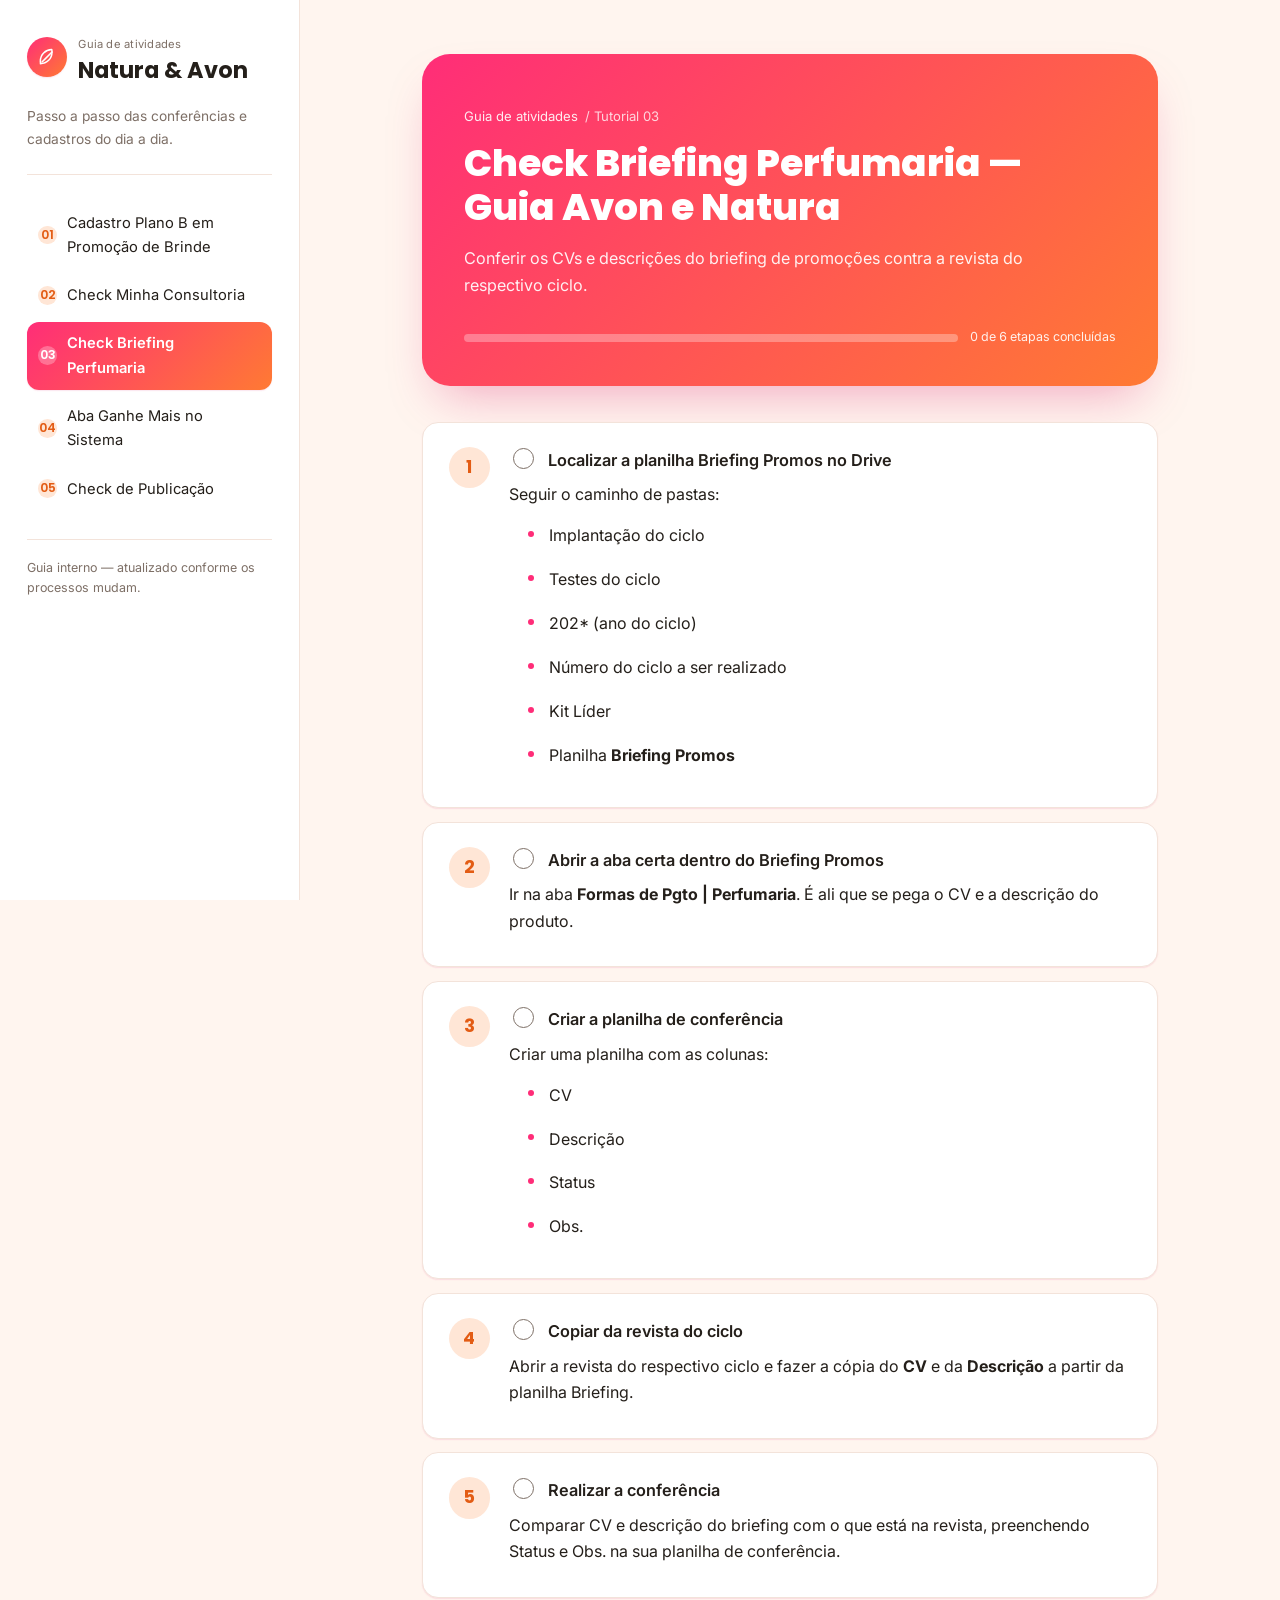
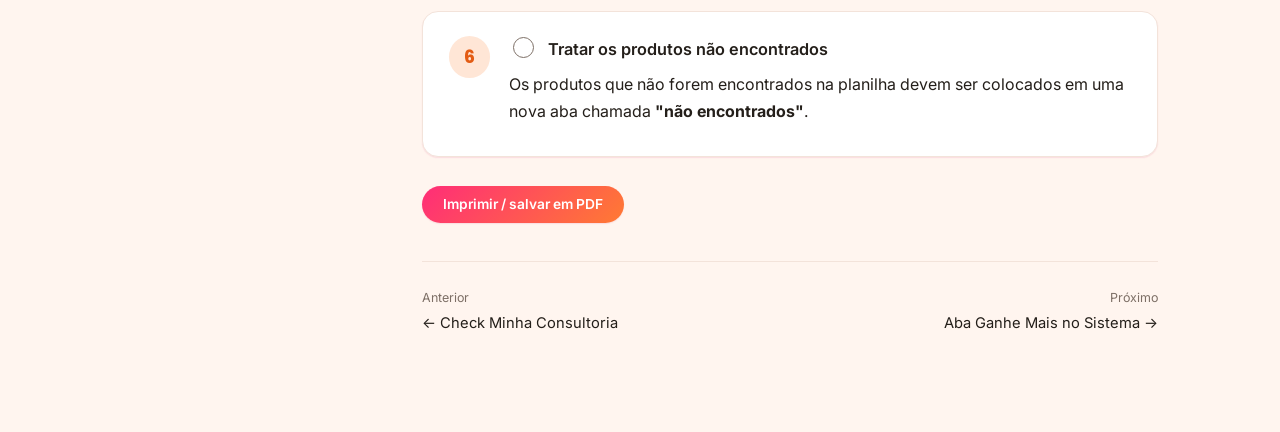
<file: tutorials/check-perfumaria.html>
<!DOCTYPE html>
<html lang="pt-BR">
<head>
<meta charset="UTF-8" />
<meta name="viewport" content="width=device-width, initial-scale=1, viewport-fit=cover" />
<title>Check Briefing Perfumaria — Guia de Atividades</title>
<link rel="icon" href="data:image/svg+xml,<svg xmlns=%22http://www.w3.org/2000/svg%22 viewBox=%220 0 100 100%22><text y=%22.9em%22 font-size=%2290%22>🌿</text></svg>" />
<link rel="preconnect" href="https://fonts.googleapis.com" />
<link rel="preconnect" href="https://fonts.gstatic.com" crossorigin />
<link href="https://fonts.googleapis.com/css2?family=Poppins:wght@500;600;700;800&family=Inter:wght@400;500;600;700&display=swap" rel="stylesheet" />
<link rel="stylesheet" href="../styles.css" />
</head>
<body data-tutorial="check-perfumaria">
<a class="skip-link" href="#conteudo">Pular para o conteúdo</a>

<header class="topbar">
  <a class="topbar__brand" href="../index.html"><span class="mark"><svg viewBox="0 0 24 24" fill="none" stroke="currentColor" stroke-width="1.8" stroke-linecap="round" stroke-linejoin="round"><path d="M4 20c8 0 14-6 14-14 0-1 0-2-.3-3C10 3.3 4 9 4 17c0 1 .1 2 .3 3Z"/><path d="M6 18c4-4 7-7 12-12"/></svg></span> Guia de Atividades <small>Natura · Avon</small></a>
  <button class="menu-toggle" data-menu-toggle aria-label="Abrir menu" aria-expanded="false"><span></span></button>
</header>

<div class="scrim" data-scrim></div>

<div class="shell">
  <aside class="sidebar">
    <a class="sidebar__brand" href="../index.html">
      <span class="mark"><svg viewBox="0 0 24 24" fill="none" stroke="currentColor" stroke-width="1.8" stroke-linecap="round" stroke-linejoin="round"><path d="M4 20c8 0 14-6 14-14 0-1 0-2-.3-3C10 3.3 4 9 4 17c0 1 .1 2 .3 3Z"/><path d="M6 18c4-4 7-7 12-12"/></svg></span>
      <span>
        <span class="eyebrow">Guia de atividades</span>
        <h1>Natura &amp; Avon</h1>
      </span>
    </a>
    <p class="sidebar__meta">Passo a passo das conferências e cadastros do dia a dia.</p>

    <nav aria-label="Tutoriais">
      <ul>
        <li data-tutorial-slug="cadastro-plano-b">
          <a href="cadastro-plano-b.html"><span class="num">01</span> Cadastro Plano B em Promoção de Brinde <span class="nav-check"></span></a>
        </li>
        <li data-tutorial-slug="check-minha-consultoria">
          <a href="check-minha-consultoria.html"><span class="num">02</span> Check Minha Consultoria <span class="nav-check"></span></a>
        </li>
        <li data-tutorial-slug="check-perfumaria">
          <a class="is-active" href="check-perfumaria.html"><span class="num">03</span> Check Briefing Perfumaria <span class="nav-check"></span></a>
        </li>
        <li data-tutorial-slug="aba-ganhe-mais">
          <a href="aba-ganhe-mais.html"><span class="num">04</span> Aba Ganhe Mais no Sistema <span class="nav-check"></span></a>
        </li>
        <li data-tutorial-slug="check-publicacao">
          <a href="check-publicacao.html"><span class="num">05</span> Check de Publicação <span class="nav-check"></span></a>
        </li>
      </ul>
    </nav>

    <p class="sidebar__footer">Guia interno — atualizado conforme os processos mudam.</p>
  </aside>

  <main id="conteudo">
    <div class="page">
      <header class="tut-header">
        <p class="eyebrow"><a href="../index.html">Guia de atividades</a> / Tutorial 03</p>
        <h1>Check Briefing Perfumaria — Guia Avon e Natura</h1>
        <p class="lede">Conferir os CVs e descrições do briefing de promoções contra a revista do respectivo ciclo.</p>
        <div class="progress">
          <div class="progress__track"><div class="progress__fill" data-progress-fill></div></div>
          <span class="progress__label" data-progress-label>0 de 6 etapas concluídas</span>
        </div>
      </header>

      <ol class="steps">
        <li class="step" data-step-id="1">
          <span class="step__num">1</span>
          <div class="step__body">
            <label class="check-label">
              <input type="checkbox" />
              <span>Localizar a planilha Briefing Promos no Drive</span>
            </label>
            <p>Seguir o caminho de pastas:</p>
            <ul class="substeps">
              <li>Implantação do ciclo</li>
              <li>Testes do ciclo</li>
              <li>202* (ano do ciclo)</li>
              <li>Número do ciclo a ser realizado</li>
              <li>Kit Líder</li>
              <li>Planilha <strong>Briefing Promos</strong></li>
            </ul>
          </div>
        </li>

        <li class="step" data-step-id="2">
          <span class="step__num">2</span>
          <div class="step__body">
            <label class="check-label">
              <input type="checkbox" />
              <span>Abrir a aba certa dentro do Briefing Promos</span>
            </label>
            <p>Ir na aba <strong>Formas de Pgto | Perfumaria</strong>. É ali que se pega o CV e a descrição do produto.</p>
          </div>
        </li>

        <li class="step" data-step-id="3">
          <span class="step__num">3</span>
          <div class="step__body">
            <label class="check-label">
              <input type="checkbox" />
              <span>Criar a planilha de conferência</span>
            </label>
            <p>Criar uma planilha com as colunas:</p>
            <ul class="substeps">
              <li>CV</li>
              <li>Descrição</li>
              <li>Status</li>
              <li>Obs.</li>
            </ul>
          </div>
        </li>

        <li class="step" data-step-id="4">
          <span class="step__num">4</span>
          <div class="step__body">
            <label class="check-label">
              <input type="checkbox" />
              <span>Copiar da revista do ciclo</span>
            </label>
            <p>Abrir a revista do respectivo ciclo e fazer a cópia do <strong>CV</strong> e da <strong>Descrição</strong> a partir da planilha Briefing.</p>
          </div>
        </li>

        <li class="step" data-step-id="5">
          <span class="step__num">5</span>
          <div class="step__body">
            <label class="check-label">
              <input type="checkbox" />
              <span>Realizar a conferência</span>
            </label>
            <p>Comparar CV e descrição do briefing com o que está na revista, preenchendo Status e Obs. na sua planilha de conferência.</p>
          </div>
        </li>

        <li class="step" data-step-id="6">
          <span class="step__num">6</span>
          <div class="step__body">
            <label class="check-label">
              <input type="checkbox" />
              <span>Tratar os produtos não encontrados</span>
            </label>
            <p>Os produtos que não forem encontrados na planilha devem ser colocados em uma nova aba chamada <strong>"não encontrados"</strong>.</p>
          </div>
        </li>
      </ol>

      <button class="print-btn" data-print type="button">Imprimir / salvar em PDF</button>

      <nav class="tut-footer-nav" aria-label="Navegação entre tutoriais">
        <a class="prev" href="check-minha-consultoria.html">
          <span class="dir">Anterior</span>
          <span class="title">← Check Minha Consultoria</span>
        </a>
        <a class="next" href="aba-ganhe-mais.html">
          <span class="dir">Próximo</span>
          <span class="title">Aba Ganhe Mais no Sistema →</span>
        </a>
      </nav>
    </div>
  </main>
</div>

<script src="../script.js"></script>
</body>
</html>
</file>
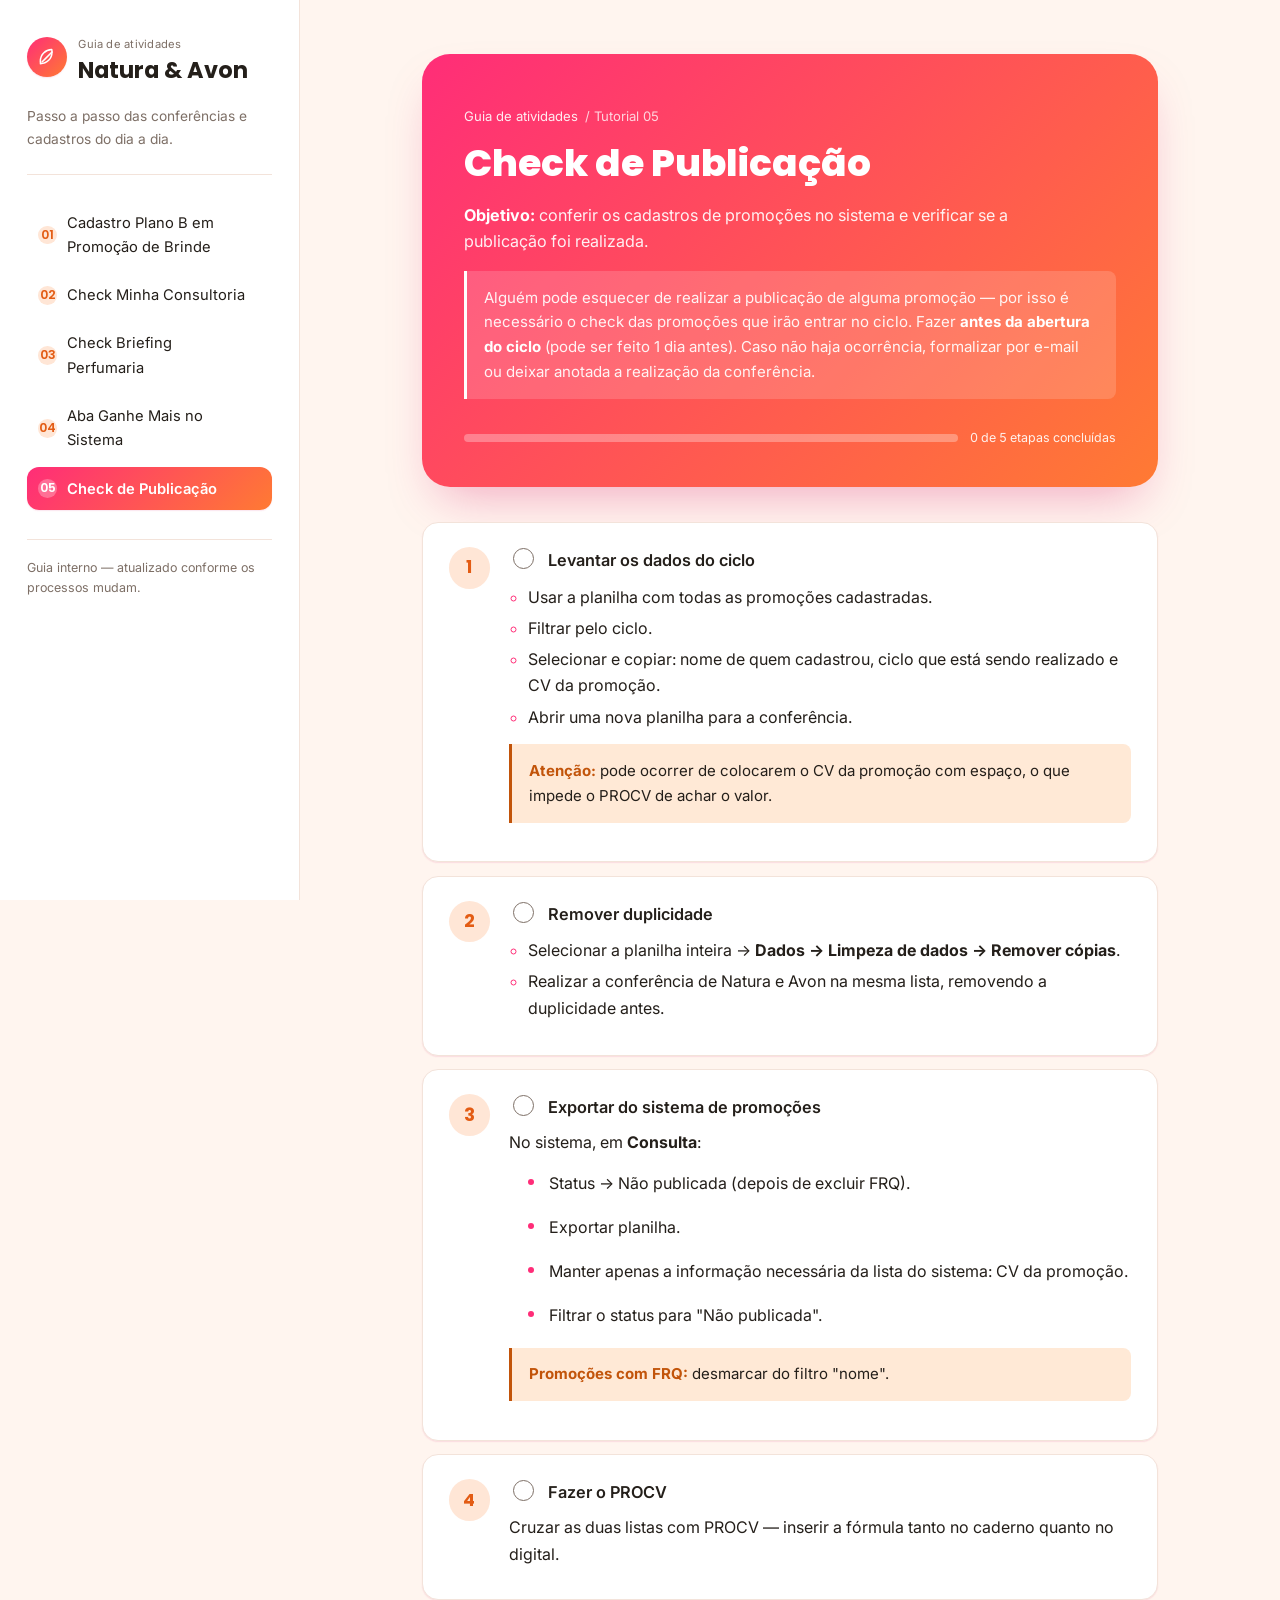
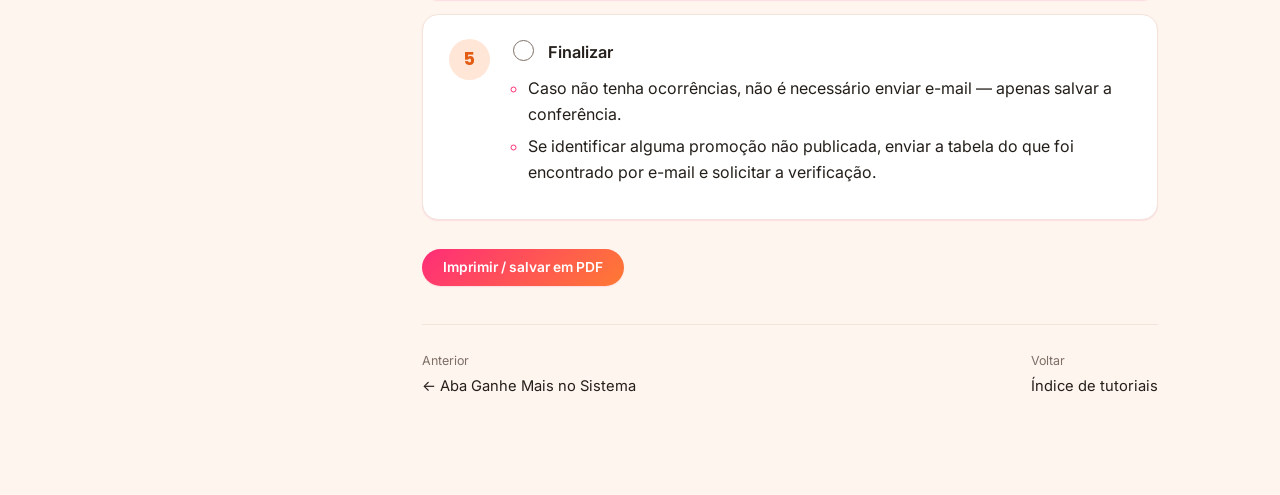
<file: tutorials/check-publicacao.html>
<!DOCTYPE html>
<html lang="pt-BR">
<head>
<meta charset="UTF-8" />
<meta name="viewport" content="width=device-width, initial-scale=1, viewport-fit=cover" />
<title>Check de Publicação — Guia de Atividades</title>
<link rel="icon" href="data:image/svg+xml,<svg xmlns=%22http://www.w3.org/2000/svg%22 viewBox=%220 0 100 100%22><text y=%22.9em%22 font-size=%2290%22>🌿</text></svg>" />
<link rel="preconnect" href="https://fonts.googleapis.com" />
<link rel="preconnect" href="https://fonts.gstatic.com" crossorigin />
<link href="https://fonts.googleapis.com/css2?family=Poppins:wght@500;600;700;800&family=Inter:wght@400;500;600;700&display=swap" rel="stylesheet" />
<link rel="stylesheet" href="../styles.css" />
</head>
<body data-tutorial="check-publicacao">
<a class="skip-link" href="#conteudo">Pular para o conteúdo</a>

<header class="topbar">
  <a class="topbar__brand" href="../index.html"><span class="mark"><svg viewBox="0 0 24 24" fill="none" stroke="currentColor" stroke-width="1.8" stroke-linecap="round" stroke-linejoin="round"><path d="M4 20c8 0 14-6 14-14 0-1 0-2-.3-3C10 3.3 4 9 4 17c0 1 .1 2 .3 3Z"/><path d="M6 18c4-4 7-7 12-12"/></svg></span> Guia de Atividades <small>Natura · Avon</small></a>
  <button class="menu-toggle" data-menu-toggle aria-label="Abrir menu" aria-expanded="false"><span></span></button>
</header>

<div class="scrim" data-scrim></div>

<div class="shell">
  <aside class="sidebar">
    <a class="sidebar__brand" href="../index.html">
      <span class="mark"><svg viewBox="0 0 24 24" fill="none" stroke="currentColor" stroke-width="1.8" stroke-linecap="round" stroke-linejoin="round"><path d="M4 20c8 0 14-6 14-14 0-1 0-2-.3-3C10 3.3 4 9 4 17c0 1 .1 2 .3 3Z"/><path d="M6 18c4-4 7-7 12-12"/></svg></span>
      <span>
        <span class="eyebrow">Guia de atividades</span>
        <h1>Natura &amp; Avon</h1>
      </span>
    </a>
    <p class="sidebar__meta">Passo a passo das conferências e cadastros do dia a dia.</p>

    <nav aria-label="Tutoriais">
      <ul>
        <li data-tutorial-slug="cadastro-plano-b">
          <a href="cadastro-plano-b.html"><span class="num">01</span> Cadastro Plano B em Promoção de Brinde <span class="nav-check"></span></a>
        </li>
        <li data-tutorial-slug="check-minha-consultoria">
          <a href="check-minha-consultoria.html"><span class="num">02</span> Check Minha Consultoria <span class="nav-check"></span></a>
        </li>
        <li data-tutorial-slug="check-perfumaria">
          <a href="check-perfumaria.html"><span class="num">03</span> Check Briefing Perfumaria <span class="nav-check"></span></a>
        </li>
        <li data-tutorial-slug="aba-ganhe-mais">
          <a href="aba-ganhe-mais.html"><span class="num">04</span> Aba Ganhe Mais no Sistema <span class="nav-check"></span></a>
        </li>
        <li data-tutorial-slug="check-publicacao">
          <a class="is-active" href="check-publicacao.html"><span class="num">05</span> Check de Publicação <span class="nav-check"></span></a>
        </li>
      </ul>
    </nav>

    <p class="sidebar__footer">Guia interno — atualizado conforme os processos mudam.</p>
  </aside>

  <main id="conteudo">
    <div class="page">
      <header class="tut-header">
        <p class="eyebrow"><a href="../index.html">Guia de atividades</a> / Tutorial 05</p>
        <h1>Check de Publicação</h1>
        <p class="lede"><strong>Objetivo:</strong> conferir os cadastros de promoções no sistema e verificar se a publicação foi realizada.</p>
        <div class="callout callout--wine">
          Alguém pode esquecer de realizar a publicação de alguma promoção — por isso é necessário o check das promoções que irão entrar no ciclo. Fazer <strong>antes da abertura do ciclo</strong> (pode ser feito 1 dia antes). Caso não haja ocorrência, formalizar por e-mail ou deixar anotada a realização da conferência.
        </div>
        <div class="progress">
          <div class="progress__track"><div class="progress__fill" data-progress-fill></div></div>
          <span class="progress__label" data-progress-label>0 de 5 etapas concluídas</span>
        </div>
      </header>

      <ol class="steps">
        <li class="step" data-step-id="1">
          <span class="step__num">1</span>
          <div class="step__body">
            <label class="check-label">
              <input type="checkbox" />
              <span>Levantar os dados do ciclo</span>
            </label>
            <ul>
              <li>Usar a planilha com todas as promoções cadastradas.</li>
              <li>Filtrar pelo ciclo.</li>
              <li>Selecionar e copiar: nome de quem cadastrou, ciclo que está sendo realizado e CV da promoção.</li>
              <li>Abrir uma nova planilha para a conferência.</li>
            </ul>
            <div class="callout">
              <strong>Atenção:</strong> pode ocorrer de colocarem o CV da promoção com espaço, o que impede o PROCV de achar o valor.
            </div>
          </div>
        </li>

        <li class="step" data-step-id="2">
          <span class="step__num">2</span>
          <div class="step__body">
            <label class="check-label">
              <input type="checkbox" />
              <span>Remover duplicidade</span>
            </label>
            <ul>
              <li>Selecionar a planilha inteira → <strong>Dados → Limpeza de dados → Remover cópias</strong>.</li>
              <li>Realizar a conferência de Natura e Avon na mesma lista, removendo a duplicidade antes.</li>
            </ul>
          </div>
        </li>

        <li class="step" data-step-id="3">
          <span class="step__num">3</span>
          <div class="step__body">
            <label class="check-label">
              <input type="checkbox" />
              <span>Exportar do sistema de promoções</span>
            </label>
            <p>No sistema, em <strong>Consulta</strong>:</p>
            <ul class="substeps">
              <li>Status → Não publicada (depois de excluir FRQ).</li>
              <li>Exportar planilha.</li>
              <li>Manter apenas a informação necessária da lista do sistema: CV da promoção.</li>
              <li>Filtrar o status para "Não publicada".</li>
            </ul>
            <div class="callout">
              <strong>Promoções com FRQ:</strong> desmarcar do filtro "nome".
            </div>
          </div>
        </li>

        <li class="step" data-step-id="4">
          <span class="step__num">4</span>
          <div class="step__body">
            <label class="check-label">
              <input type="checkbox" />
              <span>Fazer o PROCV</span>
            </label>
            <p>Cruzar as duas listas com PROCV — inserir a fórmula tanto no caderno quanto no digital.</p>
          </div>
        </li>

        <li class="step" data-step-id="5">
          <span class="step__num">5</span>
          <div class="step__body">
            <label class="check-label">
              <input type="checkbox" />
              <span>Finalizar</span>
            </label>
            <ul>
              <li>Caso não tenha ocorrências, não é necessário enviar e-mail — apenas salvar a conferência.</li>
              <li>Se identificar alguma promoção não publicada, enviar a tabela do que foi encontrado por e-mail e solicitar a verificação.</li>
            </ul>
          </div>
        </li>
      </ol>

      <button class="print-btn" data-print type="button">Imprimir / salvar em PDF</button>

      <nav class="tut-footer-nav" aria-label="Navegação entre tutoriais">
        <a class="prev" href="aba-ganhe-mais.html">
          <span class="dir">Anterior</span>
          <span class="title">← Aba Ganhe Mais no Sistema</span>
        </a>
        <a href="../index.html">
          <span class="dir">Voltar</span>
          <span class="title">Índice de tutoriais</span>
        </a>
      </nav>
    </div>
  </main>
</div>

<script src="../script.js"></script>
</body>
</html>
</file>
<file: styles.css>
/* ===================================================================
   Guia de Atividades — Natura & Avon
   Sistema de design: laranja + rosa em gradiente, cartões brancos
   flutuando, tipografia bold minimalista (Poppins + Inter).
   =================================================================== */

:root {
  --paper: #ffffff;
  --paper-soft: #fff5ef;
  --ink: #241f1a;
  --ink-soft: #7d6f66;
  --line: #f3e3da;

  --wine: #ff2d78;          /* rosa vívido (Avon) */
  --wine-deep: #d81263;
  --wine-tint: #ffe3ee;

  --terracotta: #ff7a33;    /* laranja vívido (Natura) */
  --terracotta-deep: #e35c14;
  --terracotta-tint: #ffe6d6;

  --teal: #b8115a;          /* rosa-ameixa — usado como estado "concluído" */
  --teal-deep: #8f0d46;
  --teal-tint: #fbe2ef;

  --amber: #c2540a;
  --amber-tint: #ffe9d6;

  --gradient-brand: linear-gradient(135deg, var(--wine) 0%, var(--terracotta) 100%);

  --font-display: "Poppins", -apple-system, "Segoe UI", sans-serif;
  --font-body: "Inter", -apple-system, BlinkMacSystemFont, "Segoe UI", sans-serif;

  --content-max: 46rem;
  --sidebar-w: 300px;
  --radius-sm: 8px;
  --radius: 16px;
  --radius-lg: 28px;
  --shadow-sm: 0 1px 2px rgba(216, 18, 99, 0.06), 0 1px 1px rgba(216, 18, 99, 0.05);
  --shadow-md: 0 10px 26px -10px rgba(216, 18, 99, 0.22), 0 2px 6px rgba(216, 18, 99, 0.08);
  --shadow-lg: 0 24px 50px -18px rgba(216, 18, 99, 0.35);
}

@media (prefers-color-scheme: dark) {
  :root:not([data-theme="light"]) {
    --paper: #1c1613;
    --paper-soft: #241a17;
    --ink: #f6ece6;
    --ink-soft: #cbb6ab;
    --line: #43302a;
    --wine: #ff5c93;
    --wine-deep: #ff8ab2;
    --wine-tint: #3a1f2b;
    --teal: #ff8fc2;
    --teal-deep: #ffb3d6;
    --teal-tint: #33202b;
    --amber: #ffab6b;
    --amber-tint: #3a2718;
    --terracotta: #ff9558;
    --terracotta-deep: #ffb583;
    --terracotta-tint: #3a2519;
    --shadow-sm: 0 1px 2px rgba(0, 0, 0, 0.35);
    --shadow-md: 0 10px 26px -10px rgba(0, 0, 0, 0.5);
    --shadow-lg: 0 24px 50px -18px rgba(0, 0, 0, 0.6);
  }
}
:root[data-theme="dark"] {
  --paper: #1c1613; --paper-soft: #241a17; --ink: #f6ece6; --ink-soft: #cbb6ab; --line: #43302a;
  --wine: #ff5c93; --wine-deep: #ff8ab2; --wine-tint: #3a1f2b;
  --teal: #ff8fc2; --teal-deep: #ffb3d6; --teal-tint: #33202b;
  --amber: #ffab6b; --amber-tint: #3a2718;
  --terracotta: #ff9558; --terracotta-deep: #ffb583; --terracotta-tint: #3a2519;
  --shadow-sm: 0 1px 2px rgba(0,0,0,.35); --shadow-md: 0 10px 26px -10px rgba(0,0,0,.5); --shadow-lg: 0 24px 50px -18px rgba(0,0,0,.6);
}

* { box-sizing: border-box; }
html { scroll-behavior: smooth; }

body {
  margin: 0;
  background: var(--paper-soft);
  color: var(--ink);
  font-family: var(--font-body);
  font-size: 16px;
  line-height: 1.65;
  -webkit-font-smoothing: antialiased;
}

a { color: var(--wine); }
img { max-width: 100%; }

.skip-link { position: absolute; left: -999px; top: 0; background: var(--wine); color: #fff; padding: 0.6em 1em; z-index: 100; border-radius: 0 0 var(--radius-sm) 0; }
.skip-link:focus { left: 0; top: 0; }
:focus-visible { outline: 2px solid var(--wine-deep); outline-offset: 3px; border-radius: 4px; }

/* ---------- Topbar (mobile) ---------- */

.topbar {
  display: none; align-items: center; justify-content: space-between; gap: 1rem;
  padding: 0.9rem 1.1rem; background: var(--gradient-brand);
  position: sticky; top: 0; z-index: 40; box-shadow: var(--shadow-md);
}
.topbar__brand { font-family: var(--font-display); font-weight: 700; font-size: 1.02rem; color: #fff; text-decoration: none; display: flex; align-items: center; gap: 0.5em; }
.topbar__brand .mark { width: 28px; height: 28px; border-radius: 50%; background: rgba(255,255,255,.22); display: inline-flex; align-items: center; justify-content: center; flex-shrink: 0; }
.topbar__brand .mark svg { width: 15px; height: 15px; stroke: #fff; }
.topbar__brand small { font-family: var(--font-body); font-size: 0.66rem; color: rgba(255,255,255,.8); font-weight: 500; }

.menu-toggle { border: none; background: rgba(255,255,255,.22); color: #fff; border-radius: 10px; width: 40px; height: 40px; display: flex; align-items: center; justify-content: center; cursor: pointer; }
.menu-toggle span, .menu-toggle span::before, .menu-toggle span::after { content: ""; display: block; width: 18px; height: 2px; background: #fff; position: relative; border-radius: 2px; }
.menu-toggle span::before { position: absolute; top: -6px; }
.menu-toggle span::after { position: absolute; top: 6px; }

/* ---------- Shell ---------- */

.shell { display: grid; grid-template-columns: var(--sidebar-w) 1fr; min-height: 100vh; }

.sidebar { border-right: 1px solid var(--line); padding: 2.2rem 1.7rem; position: sticky; top: 0; align-self: start; height: 100vh; overflow-y: auto; background: var(--paper); }

.sidebar__brand { text-decoration: none; color: var(--ink); display: flex; align-items: flex-start; gap: 0.7rem; margin-bottom: 1.3rem; }
.sidebar__brand .mark { width: 40px; height: 40px; min-width: 40px; border-radius: 50%; background: var(--gradient-brand); display: flex; align-items: center; justify-content: center; box-shadow: var(--shadow-sm); margin-top: 0.1rem; }
.sidebar__brand .mark svg { width: 20px; height: 20px; stroke: #fff; }
.sidebar__brand .eyebrow { display: block; font-size: 0.7rem; color: var(--ink-soft); letter-spacing: 0.02em; margin-bottom: 0.3rem; }
.sidebar__brand h1 { font-family: var(--font-display); font-size: 1.4rem; line-height: 1.15; margin: 0; font-weight: 700; }

.sidebar__meta { color: var(--ink-soft); font-size: 0.86rem; margin: 0 0 1.6rem; padding-bottom: 1.5rem; border-bottom: 1px solid var(--line); }

.sidebar nav ul { list-style: none; margin: 0; padding: 0; display: flex; flex-direction: column; gap: 0.3rem; }
.sidebar nav a { display: flex; align-items: center; gap: 0.65em; text-decoration: none; color: var(--ink); padding: 0.6rem 0.7rem; border-radius: 12px; font-size: 0.92rem; transition: background 0.15s ease; }
.sidebar nav a:hover { background: var(--paper-soft); }
.sidebar nav a.is-active { background: var(--gradient-brand); color: #fff; font-weight: 600; box-shadow: var(--shadow-sm); }
.sidebar nav a .num { font-family: var(--font-display); color: var(--terracotta-deep); font-size: 0.78rem; min-width: 1.5em; height: 1.5em; display: inline-flex; align-items: center; justify-content: center; background: var(--terracotta-tint); border-radius: 50%; flex-shrink: 0; font-weight: 600; }
.sidebar nav a.is-active .num { background: rgba(255,255,255,.28); color: #fff; }

.nav-check { display: inline-block; width: 6px; height: 6px; border-radius: 50%; background: var(--teal); margin-left: auto; flex-shrink: 0; opacity: 0; }
.nav-check.is-done { opacity: 1; }
.sidebar nav a.is-active .nav-check.is-done { background: #fff; }

.sidebar__footer { margin-top: 1.8rem; padding-top: 1.1rem; border-top: 1px solid var(--line); font-size: 0.78rem; color: var(--ink-soft); }

main { min-width: 0; padding: 3.4rem 3rem 6rem; }
.page { max-width: var(--content-max); margin: 0 auto; }

/* ---------- Home hero (banner em gradiente, estilo landing page) ---------- */

.hero {
  position: relative; max-width: 46rem; margin: 0 auto 3.2rem;
  padding: 3.4rem 3rem 4.4rem;
  border-radius: var(--radius-lg);
  background: var(--gradient-brand);
  box-shadow: var(--shadow-lg);
  overflow: hidden;
  color: #fff;
}
.hero__art { position: absolute; inset: 0; width: 100%; height: 100%; opacity: 1; pointer-events: none; }
.hero__content { position: relative; max-width: 30rem; }

.hero .eyebrow {
  display: inline-flex; align-items: center; gap: 0.5em;
  color: #fff; background: rgba(255,255,255,.2);
  padding: 0.35rem 0.85rem; border-radius: 999px;
  font-size: 0.78rem; font-weight: 600; margin-bottom: 1.3rem;
  backdrop-filter: blur(4px);
}

.hero h1 { font-family: var(--font-display); font-size: clamp(2.1rem, 4.2vw, 3rem); line-height: 1.1; margin: 0 0 1.1rem; font-weight: 800; letter-spacing: -0.015em; color: #fff; }
.hero h1 em { font-style: normal; text-decoration: underline; text-decoration-color: rgba(255,255,255,.55); text-underline-offset: 6px; text-decoration-thickness: 3px; }
.hero p { color: rgba(255,255,255,.92); font-size: 1.05rem; max-width: 28rem; }

.hero__badge-row {
  max-width: 46rem; margin: -2.4rem auto 0; padding: 0 3rem;
  display: flex; justify-content: flex-end;
  position: relative; z-index: 2;
}
.hero__badge {
  background: #fff; color: var(--ink);
  border-radius: var(--radius); box-shadow: var(--shadow-lg);
  padding: 1.1rem 1.5rem; display: flex; align-items: center; gap: 0.9rem;
  min-width: 12rem;
}
.hero__badge-num { font-family: var(--font-display); font-size: 2rem; font-weight: 800; background: var(--gradient-brand); -webkit-background-clip: text; background-clip: text; color: transparent; line-height: 1; }
.hero__badge-label { font-size: 0.78rem; color: var(--ink-soft); line-height: 1.4; }

/* ---------- Index cards ---------- */

.card-grid { max-width: 46rem; margin: 2rem auto 0; display: grid; gap: 0.9rem; }

.tut-card {
  display: grid; grid-template-columns: 3rem 1fr auto; align-items: center; gap: 1.1rem;
  padding: 1.35rem 1.5rem; border-radius: var(--radius);
  background: var(--paper); box-shadow: var(--shadow-sm);
  text-decoration: none; color: var(--ink); border: 1px solid var(--line);
  transition: box-shadow 0.2s ease, transform 0.2s ease, border-color 0.2s ease;
}
.tut-card:hover { box-shadow: var(--shadow-md); transform: translateY(-2px); border-color: transparent; }
.tut-card:hover .tut-card__title { color: var(--wine); }

.tut-card__icon { width: 3rem; height: 3rem; border-radius: 50%; display: flex; align-items: center; justify-content: center; color: #fff; }
.tut-card__icon svg { width: 22px; height: 22px; }
.tut-card:nth-of-type(2n+1) .tut-card__icon { background: var(--wine); }
.tut-card:nth-of-type(2n) .tut-card__icon { background: var(--terracotta); }

.tut-card__title { font-family: var(--font-display); font-size: 1.1rem; font-weight: 700; margin: 0 0 0.28rem; transition: color 0.15s ease; }
.tut-card__desc { color: var(--ink-soft); font-size: 0.9rem; margin: 0; max-width: 30rem; }
.tut-card__status { align-self: center; font-size: 0.74rem; color: var(--wine-deep); white-space: nowrap; background: var(--wine-tint); padding: 0.3rem 0.65rem; border-radius: 999px; font-weight: 700; }
.tut-card--soon { opacity: 0.6; cursor: default; }
.tut-card--soon:hover { transform: none; box-shadow: var(--shadow-sm); border-color: var(--line); }
.tut-card--soon .tut-card__icon { background: var(--line); color: var(--ink-soft); }
.tut-card--soon .tut-card__status { color: var(--ink-soft); background: transparent; }

/* ---------- Tutorial page header (mesmo tratamento em gradiente) ---------- */

.tut-header { margin-bottom: 2.2rem; background: var(--gradient-brand); border-radius: var(--radius-lg); padding: 2.4rem 2.6rem; box-shadow: var(--shadow-lg); color: #fff; }
.tut-header .eyebrow { display: flex; align-items: center; gap: 0.6em; color: rgba(255,255,255,.78); font-size: 0.82rem; margin-bottom: 0.9rem; }
.tut-header .eyebrow a { color: rgba(255,255,255,.9); text-decoration: none; }
.tut-header .eyebrow a:hover { color: #fff; }
.tut-header h1 { font-family: var(--font-display); font-size: clamp(1.8rem, 3.4vw, 2.35rem); font-weight: 800; line-height: 1.16; margin: 0 0 1rem; color: #fff; }
.tut-header .lede { color: rgba(255,255,255,.92); font-size: 1.01rem; max-width: 38rem; }
.tut-header .lede strong { color: #fff; }

.tut-header .progress { margin-top: 1.8rem; }
.tut-header .progress__track { background: rgba(255,255,255,.3); }
.tut-header .progress__fill { background: #fff; }
.tut-header .progress__label { color: rgba(255,255,255,.9); }

/* ---------- Progress bar (fallback genérico) ---------- */
.progress { display: flex; align-items: center; gap: 0.8rem; margin: 1.6rem 0 0; }
.progress__track { flex: 1; height: 8px; background: var(--line); border-radius: 999px; overflow: hidden; }
.progress__fill { height: 100%; width: 0%; background: var(--gradient-brand); border-radius: 999px; transition: width 0.3s ease; }
.progress__label { font-size: 0.78rem; color: var(--ink-soft); white-space: nowrap; font-variant-numeric: tabular-nums; }

/* ---------- Steps ---------- */

.steps { list-style: none; margin: 0; padding: 0; display: grid; gap: 0.85rem; }
.step { display: grid; grid-template-columns: 2.6rem 1fr; gap: 1.15rem; padding: 1.5rem 1.6rem; background: var(--paper); border: 1px solid var(--line); border-radius: var(--radius); box-shadow: var(--shadow-sm); transition: box-shadow 0.2s ease, border-color .2s ease; }
.step:hover { box-shadow: var(--shadow-md); border-color: transparent; }

.step__num { width: 2.6rem; height: 2.6rem; border-radius: 50%; background: var(--terracotta-tint); color: var(--terracotta-deep); display: flex; align-items: center; justify-content: center; font-family: var(--font-display); font-size: 1.1rem; font-weight: 700; transition: background 0.2s ease, color 0.2s ease; }
.step.is-done .step__num { background: var(--gradient-brand); color: #fff; }
.step.is-done { box-shadow: var(--shadow-sm); }

.step__body h2, .step__body h3 { font-family: var(--font-body); font-weight: 700; font-size: 1.04rem; margin: 0 0 0.55rem; color: var(--ink); }
.step__body > p:first-child { margin-top: 0; }
.step__body p { margin: 0.5rem 0; }
.step__body ul, .step__body ol { margin: 0.6rem 0; padding-left: 1.2rem; }
.step__body li { margin: 0.3rem 0; }
.step__body li::marker { color: var(--wine); }
.step.is-done .step__body { opacity: 0.55; }

.substeps { list-style: none; margin: 0.7rem 0; padding: 0; display: flex; flex-direction: column; gap: 0.5rem; }
.substeps li { position: relative; padding-left: 1.35rem; }
.substeps li::before { content: ""; position: absolute; left: 0; top: 0.55em; width: 6px; height: 6px; border-radius: 50%; background: var(--wine); }

.fields { display: grid; grid-template-columns: auto 1fr; gap: 0.45rem 1rem; margin: 0.8rem 0; font-size: 0.95rem; }
.fields dt { font-weight: 600; color: var(--ink); }
.fields dd { margin: 0; color: var(--ink-soft); }

.check-label { display: flex; align-items: flex-start; gap: 0.7rem; cursor: pointer; user-select: none; }
.check-label input[type="checkbox"] { appearance: none; -webkit-appearance: none; width: 21px; height: 21px; min-width: 21px; margin-top: 1px; border: 1.5px solid var(--ink-soft); border-radius: 50%; cursor: pointer; position: relative; background: var(--paper); transition: background 0.15s ease, border-color 0.15s ease; }
.check-label input[type="checkbox"]:checked { background: var(--gradient-brand); border-color: transparent; }
.check-label input[type="checkbox"]:checked::after { content: ""; position: absolute; left: 6px; top: 2px; width: 5px; height: 10px; border: solid #fff; border-width: 0 2px 2px 0; transform: rotate(45deg); }
.check-label span { font-weight: 600; font-size: 1.02rem; }

.callout { border-left: 3px solid var(--amber); background: var(--amber-tint); padding: 0.9rem 1.1rem; margin: 0.9rem 0; font-size: 0.94rem; border-radius: 0 var(--radius-sm) var(--radius-sm) 0; }
.callout strong { color: var(--amber); }
.callout--teal { border-left-color: var(--teal); background: var(--teal-tint); }
.callout--teal strong { color: var(--teal-deep); }
.callout--wine { border-left-color: var(--wine); background: var(--wine-tint); }
.callout--wine strong { color: var(--wine); }

/* Dentro do banner em gradiente (tut-header), qualquer variante de callout
   vira um quadro translúcido branco — senão os tons claros somem no fundo colorido */
.tut-header .callout {
  background: rgba(255, 255, 255, 0.16);
  border-left-color: #fff;
  color: rgba(255, 255, 255, 0.92);
}
.tut-header .callout strong { color: #fff; }

.tut-footer-nav { display: flex; justify-content: space-between; gap: 1rem; margin-top: 2.4rem; padding-top: 1.6rem; border-top: 1px solid var(--line); }
.tut-footer-nav a { text-decoration: none; color: var(--ink); font-size: 0.92rem; max-width: 45%; }
.tut-footer-nav .dir { display: block; color: var(--ink-soft); font-size: 0.78rem; margin-bottom: 0.2rem; }
.tut-footer-nav a:hover .title { color: var(--wine); }
.tut-footer-nav .next { text-align: right; margin-left: auto; }

.print-btn { border: none; background: var(--gradient-brand); color: #fff; font-family: var(--font-body); font-weight: 600; font-size: 0.86rem; padding: 0.65rem 1.3rem; border-radius: 999px; cursor: pointer; margin-top: 1.8rem; box-shadow: var(--shadow-sm); transition: box-shadow 0.15s ease, transform 0.15s ease; }
.print-btn:hover { box-shadow: var(--shadow-md); transform: translateY(-1px); }

/* ---------- Mobile ---------- */

@media (max-width: 880px) {
  .topbar { display: flex; }
  .shell { grid-template-columns: 1fr; }
  .sidebar { position: fixed; inset: 0; top: 0; height: 100dvh; width: min(82vw, 320px); left: 0; transform: translateX(-100%); transition: transform 0.22s ease; background: var(--paper); z-index: 50; padding-top: calc(2.2rem + env(safe-area-inset-top, 0px)); }
  .sidebar.is-open { transform: translateX(0); box-shadow: 8px 0 24px rgba(0,0,0,.18); }
  .sidebar__brand { display: none; }
  .scrim { display: none; position: fixed; inset: 0; background: rgba(20,16,12,.4); z-index: 45; }
  .scrim.is-open { display: block; }
  main { padding: 2rem 1.1rem 4rem; }
  .hero { padding: 2.4rem 1.6rem 2.8rem; }
  .hero__badge-row { padding: 0 1.1rem; margin-top: -1.6rem; justify-content: center; }
  .tut-header { padding: 1.8rem 1.5rem; }
  .step { grid-template-columns: 2.1rem 1fr; gap: 0.85rem; padding: 1.2rem; }
  .step__num { width: 2.1rem; height: 2.1rem; font-size: 0.98rem; }
  .tut-card { grid-template-columns: 2.3rem 1fr; padding: 1.1rem; }
  .tut-card__icon { width: 2.3rem; height: 2.3rem; }
  .tut-card__icon svg { width: 17px; height: 17px; }
  .tut-card__status { grid-column: 2; justify-self: start; }
}

@media print {
  .topbar, .sidebar, .scrim, .print-btn, .tut-footer-nav, .hero__art { display: none !important; }
  .shell { display: block; }
  main { padding: 0; }
  body { background: #fff; }
  .hero, .tut-header { background: #fff !important; color: var(--ink) !important; box-shadow: none !important; border: 1px solid var(--line); }
  .hero h1, .tut-header h1 { color: var(--ink) !important; }
  .hero p, .tut-header .lede { color: var(--ink-soft) !important; }
  .step, .tut-card { box-shadow: none !important; border: 1px solid var(--line); }
}

@media (prefers-reduced-motion: reduce) { * { transition: none !important; scroll-behavior: auto !important; } }
</file>
